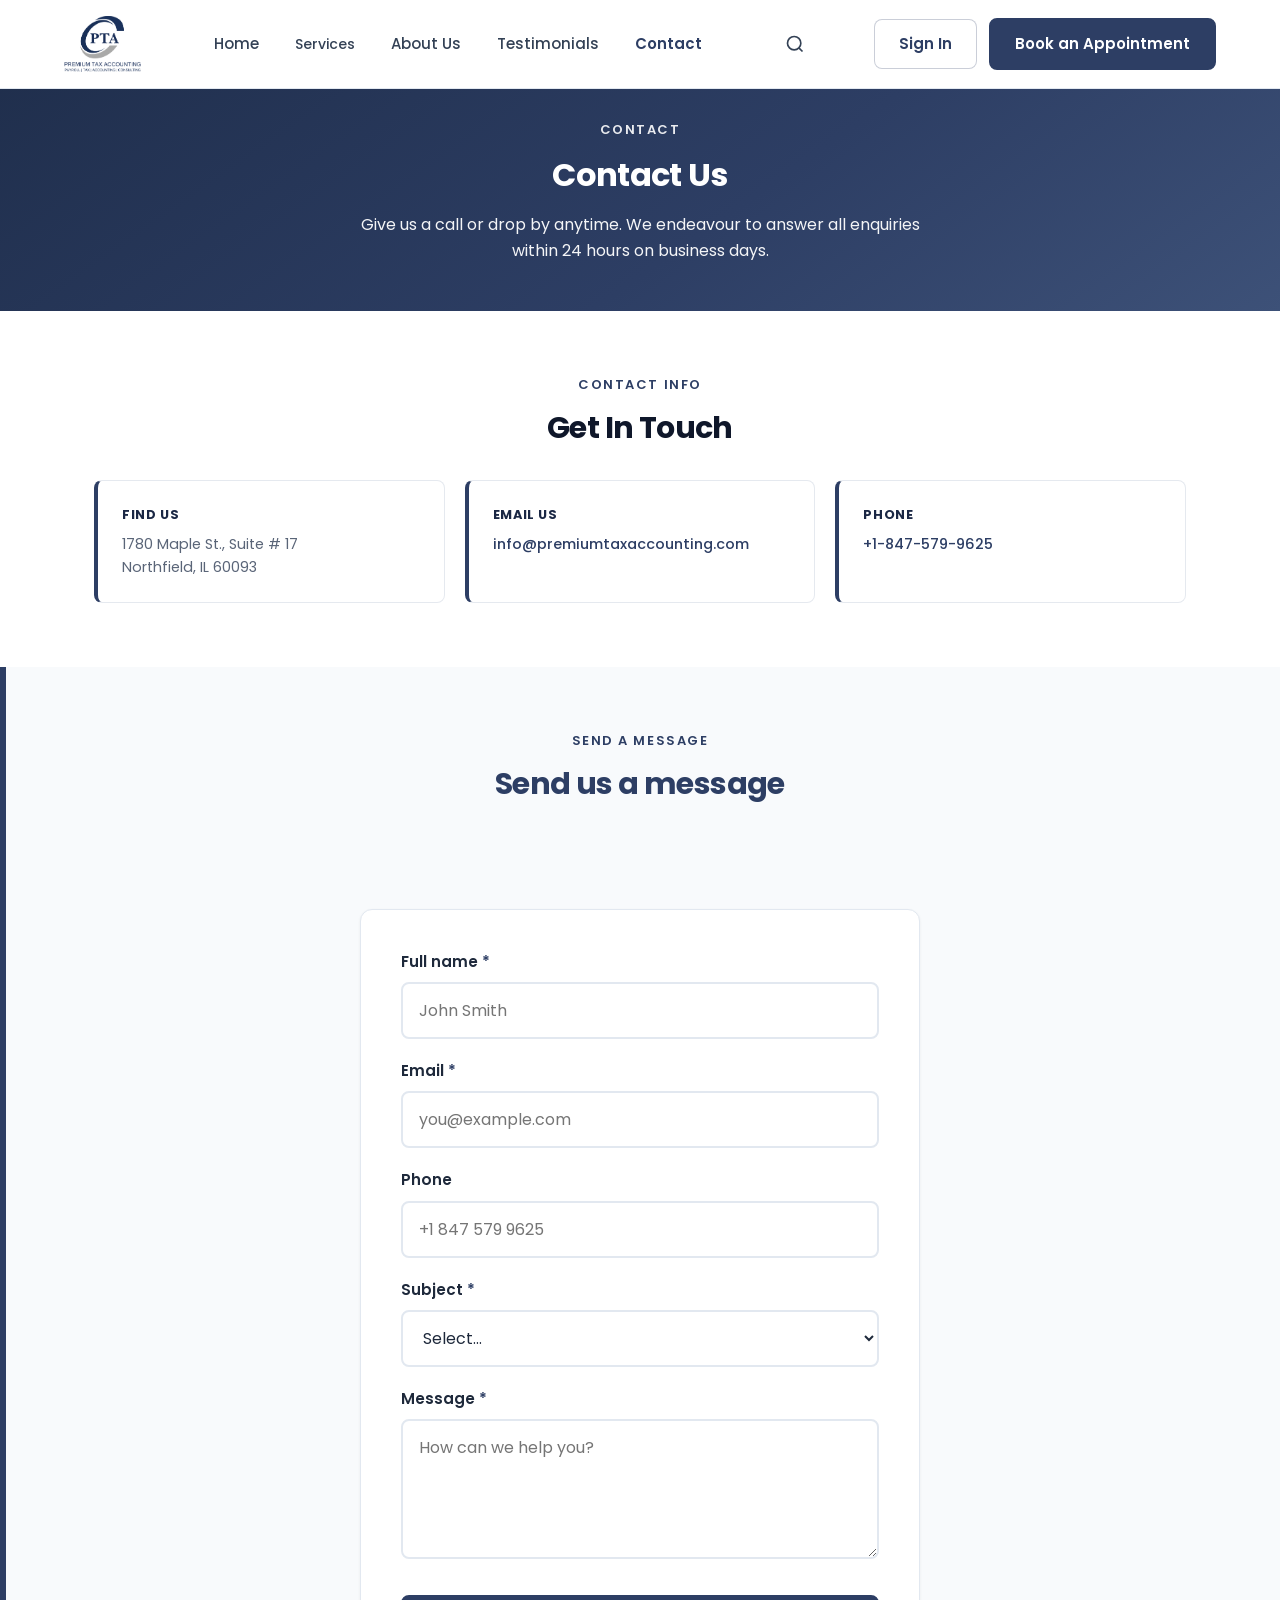
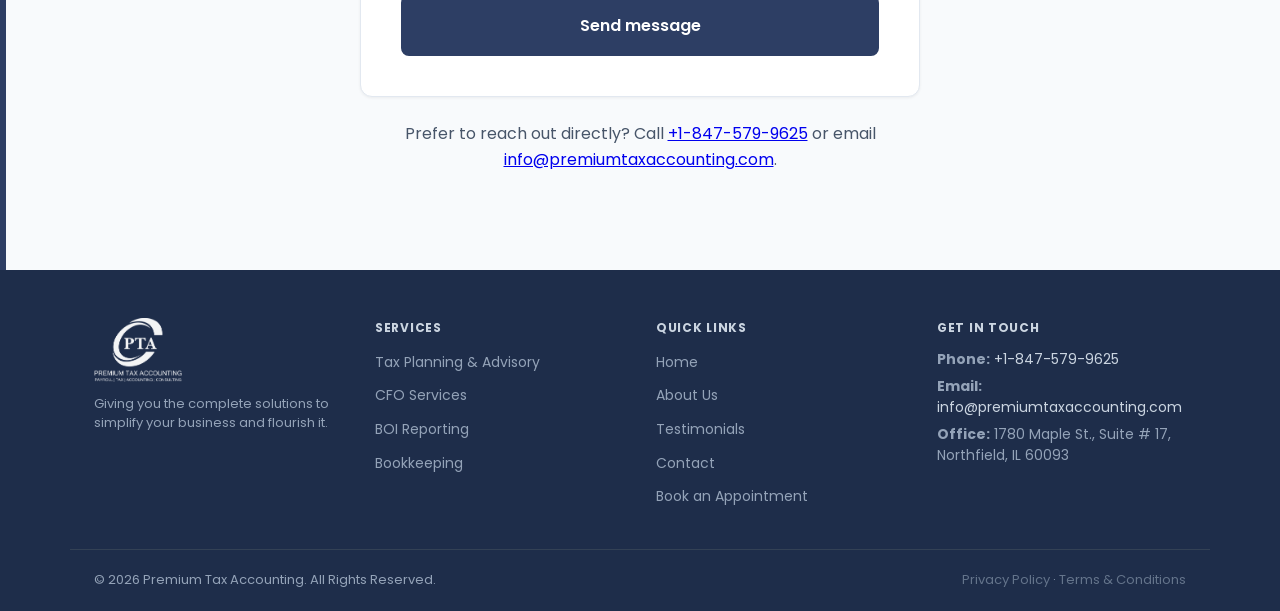
<file: contact.html>
<!DOCTYPE html>
<html lang="en">
<head>
  <meta charset="utf-8" />
  <meta name="viewport" content="width=device-width, initial-scale=1" />
  <meta name="theme-color" content="#2D3E64" />
  <meta name="description" content="Contact Premium Tax Accounting. Northfield, IL. Phone, email, address. Book an appointment." />
  <title>Contact | Premium Tax Accounting</title>
  <link rel="preconnect" href="https://fonts.googleapis.com" />
  <link rel="preconnect" href="https://fonts.gstatic.com" crossorigin />
  <link href="https://fonts.googleapis.com/css2?family=Poppins:wght@300;400;500;600;700;800&display=swap" rel="stylesheet" />
  <link rel="stylesheet" href="assets/css/styles.css" />
</head>
<body>
  <header class="site-header" id="siteHeader">
    <div class="header-inner">
      <a href="index.html" class="logo" aria-label="Premium Tax Accounting home">
        <img src="assets/img/pta-logo.png" alt="Premium Tax Accounting" class="logo-img" />
        <span class="logo-text logo-text-fallback">Premium Tax Accounting</span>
      </a>
      <nav class="nav" aria-label="Main navigation">
        <ul class="nav-list">
          <li><a href="index.html">Home</a></li>
          <li class="nav-dropdown">
            <button type="button" class="nav-dropdown-trigger" aria-expanded="false" aria-controls="servicesMenu">Services</button>
            <ul class="nav-dropdown-menu" id="servicesMenu">
              <li><a href="services.html#tax-planning">Tax Planning & Advisory</a></li>
              <li><a href="services.html#cfo">CFO Services</a></li>
              <li><a href="services.html#boi">BOI Reporting</a></li>
              <li><a href="services.html#bookkeeping">Bookkeeping</a></li>
            </ul>
          </li>
          <li><a href="about.html">About Us</a></li>
          <li><a href="index.html#testimonials">Testimonials</a></li>
          <li><a href="contact.html" class="active">Contact</a></li>
          <li class="nav-actions-mobile">
            <a href="sign-in.html" class="btn btn-signin">Sign In</a>
            <a href="contact.html#book" class="btn btn-primary">Book an Appointment</a>
          </li>
        </ul>
      </nav>
      <div class="header-search">
        <button type="button" class="search-toggle" id="searchToggle" aria-label="Open search" title="Search">
          <svg width="20" height="20" viewBox="0 0 24 24" fill="none" stroke="currentColor" stroke-width="2" aria-hidden="true"><circle cx="11" cy="11" r="8"/><path d="m21 21-4.35-4.35"/></svg>
        </button>
        <form class="search-form" id="searchForm" action="search.html" method="get" role="search">
          <input type="search" name="q" class="search-input" id="searchInput" placeholder="Search..." autocomplete="off" aria-label="Search site" />
          <button type="submit" class="search-submit" aria-label="Submit search">Search</button>
        </form>
      </div>
      <div class="header-actions">
        <a href="account.html" class="btn btn-primary btn-header" id="headerAccount" style="display: none;">My Account</a>
        <a href="sign-in.html" class="btn btn-signin" id="headerSignIn">Sign In</a>
        <a href="contact.html#book" class="btn btn-primary btn-header">Book an Appointment</a>
      </div>
      <button type="button" class="nav-toggle" id="navToggle" aria-label="Open menu"><span></span><span></span><span></span></button>
    </div>
  </header>

  <main>
    <section class="page-hero">
      <div class="container page-hero-inner">
        <p class="section-label" style="color: rgba(255,255,255,0.9); margin-bottom: 8px;">Contact</p>
        <h1 class="page-hero-title">Contact Us</h1>
        <p class="page-hero-lead">Give us a call or drop by anytime. We endeavour to answer all enquiries within 24 hours on business days.</p>
      </div>
    </section>

    <section class="section section-contact section-alt" id="contact-info">
      <div class="container">
        <p class="section-label animate-in">Contact Info</p>
        <h2 class="section-title animate-in">Get In Touch</h2>
        <div class="contact-grid">
          <div class="contact-card animate-in">
            <h3>Find us</h3>
            <p>1780 Maple St., Suite # 17<br />Northfield, IL 60093</p>
          </div>
          <div class="contact-card animate-in">
            <h3>Email us</h3>
            <p><a href="mailto:info@premiumtaxaccounting.com">info@premiumtaxaccounting.com</a></p>
          </div>
          <div class="contact-card animate-in">
            <h3>Phone</h3>
            <p><a href="tel:+18475799625">+1-847-579-9625</a></p>
          </div>
        </div>
      </div>
    </section>

    <section class="section section-help" id="book">
      <div class="container">
        <p class="section-label animate-in">Send a Message</p>
        <h2 class="section-title animate-in">Send us a message</h2>
        <p class="section-lead animate-in">Fill out the form below and we'll get back to you within 24 hours on business days.</p>
        <div class="contact-form-wrap animate-in">
          <div class="form-success" id="formSuccess">
            <h3>Thank you!</h3>
            <p>Your message has been sent. We'll be in touch soon.</p>
          </div>
          <form class="contact-form" id="contactForm" novalidate>
            <div class="form-group">
              <label for="contactName">Full name <span style="color: var(--accent);">*</span></label>
              <input type="text" id="contactName" name="name" required placeholder="John Smith" />
            </div>
            <div class="form-group">
              <label for="contactEmail">Email <span style="color: var(--accent);">*</span></label>
              <input type="email" id="contactEmail" name="email" required placeholder="you@example.com" />
            </div>
            <div class="form-group">
              <label for="contactPhone">Phone</label>
              <input type="tel" id="contactPhone" name="phone" placeholder="+1 847 579 9625" />
            </div>
            <div class="form-group">
              <label for="contactSubject">Subject <span style="color: var(--accent);">*</span></label>
              <select id="contactSubject" name="subject" required>
                <option value="">Select...</option>
                <option value="general">General enquiry</option>
                <option value="tax">Tax planning</option>
                <option value="boi">BOI reporting</option>
                <option value="bookkeeping">Bookkeeping</option>
                <option value="cfo">CFO services</option>
                <option value="appointment">Book an appointment</option>
              </select>
            </div>
            <div class="form-group">
              <label for="contactMessage">Message <span style="color: var(--accent);">*</span></label>
              <textarea id="contactMessage" name="message" required placeholder="How can we help you?"></textarea>
            </div>
            <button type="submit" class="btn btn-primary btn-submit" id="contactSubmit">Send message</button>
          </form>
        </div>
        <p class="section-lead" style="margin-top: 24px;">Prefer to reach out directly? Call <a href="tel:+18475799625">+1-847-579-9625</a> or email <a href="mailto:info@premiumtaxaccounting.com">info@premiumtaxaccounting.com</a>.</p>
      </div>
    </section>
  </main>

  <footer class="site-footer">
    <div class="container footer-inner">
      <div class="footer-brand">
        <img src="assets/img/pta-logo.png" alt="Premium Tax Accounting" class="footer-logo" />
        <p class="footer-tagline">Giving you the complete solutions to simplify your business and flourish it.</p>
      </div>
      <div class="footer-links">
        <h4>Services</h4>
        <ul>
          <li><a href="services.html">Tax Planning & Advisory</a></li>
          <li><a href="services.html">CFO Services</a></li>
          <li><a href="services.html">BOI Reporting</a></li>
          <li><a href="services.html">Bookkeeping</a></li>
        </ul>
      </div>
      <div class="footer-links">
        <h4>Quick Links</h4>
        <ul>
          <li><a href="index.html">Home</a></li>
          <li><a href="about.html">About Us</a></li>
          <li><a href="index.html#testimonials">Testimonials</a></li>
          <li><a href="contact.html">Contact</a></li>
          <li><a href="contact.html#book">Book an Appointment</a></li>
        </ul>
      </div>
      <div class="footer-contact">
        <h4>Get In Touch</h4>
        <p><strong>Phone:</strong> <a href="tel:+18475799625">+1-847-579-9625</a></p>
        <p><strong>Email:</strong> <a href="mailto:info@premiumtaxaccounting.com">info@premiumtaxaccounting.com</a></p>
        <p><strong>Office:</strong> 1780 Maple St., Suite # 17, Northfield, IL 60093</p>
      </div>
    </div>
    <div class="footer-bottom">
      <div class="container">
        <p class="footer-copyright">© <span id="footerYear"></span> Premium Tax Accounting. All Rights Reserved.</p>
        <p class="footer-legal"><a href="#">Privacy Policy</a> · <a href="#">Terms & Conditions</a></p>
      </div>
    </div>
  </footer>

  <script src="assets/js/main.js"></script>
  <script src="assets/js/contact-form.js"></script>
  <script>document.getElementById('footerYear') && (document.getElementById('footerYear').textContent = new Date().getFullYear());</script>
</body>
</html>
</file>
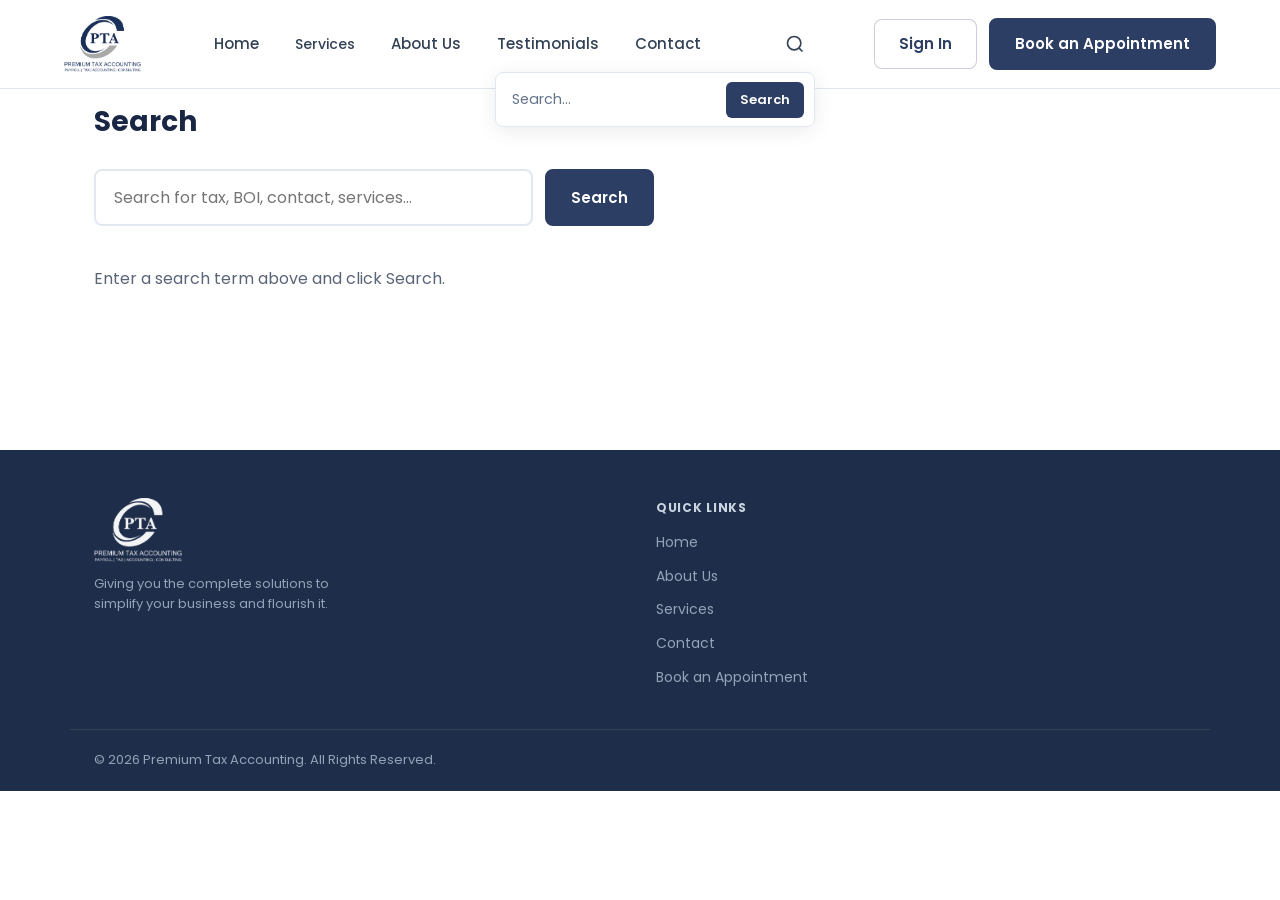
<file: search.html>
<!DOCTYPE html>
<html lang="en">
<head>
  <meta charset="utf-8" />
  <meta name="viewport" content="width=device-width, initial-scale=1" />
  <meta name="theme-color" content="#2D3E64" />
  <meta name="description" content="Search Premium Tax Accounting. Find pages about tax planning, CFO services, BOI reporting, bookkeeping, contact, and more." />
  <title>Search | Premium Tax Accounting</title>
  <link rel="preconnect" href="https://fonts.googleapis.com" />
  <link rel="preconnect" href="https://fonts.gstatic.com" crossorigin />
  <link href="https://fonts.googleapis.com/css2?family=Poppins:wght@300;400;500;600;700;800&display=swap" rel="stylesheet" />
  <link rel="stylesheet" href="assets/css/styles.css" />
</head>
<body>
  <header class="site-header" id="siteHeader">
    <div class="header-inner">
      <a href="index.html" class="logo" aria-label="Premium Tax Accounting home">
        <img src="assets/img/pta-logo.png" alt="Premium Tax Accounting" class="logo-img" />
        <span class="logo-text logo-text-fallback">Premium Tax Accounting</span>
      </a>
      <nav class="nav" aria-label="Main navigation">
        <ul class="nav-list">
          <li><a href="index.html">Home</a></li>
          <li class="nav-dropdown">
            <button type="button" class="nav-dropdown-trigger" aria-expanded="false" aria-controls="servicesMenu">Services</button>
            <ul class="nav-dropdown-menu" id="servicesMenu">
              <li><a href="services.html#tax-planning">Tax Planning & Advisory</a></li>
              <li><a href="services.html#cfo">CFO Services</a></li>
              <li><a href="services.html#boi">BOI Reporting</a></li>
              <li><a href="services.html#bookkeeping">Bookkeeping</a></li>
            </ul>
          </li>
          <li><a href="about.html">About Us</a></li>
          <li><a href="index.html#testimonials">Testimonials</a></li>
          <li><a href="contact.html">Contact</a></li>
          <li class="nav-actions-mobile">
            <a href="sign-in.html" class="btn btn-signin">Sign In</a>
            <a href="contact.html#book" class="btn btn-primary">Book an Appointment</a>
          </li>
        </ul>
      </nav>
      <div class="header-search">
        <button type="button" class="search-toggle" id="searchToggle" aria-label="Open search" title="Search">
          <svg width="20" height="20" viewBox="0 0 24 24" fill="none" stroke="currentColor" stroke-width="2" aria-hidden="true"><circle cx="11" cy="11" r="8"/><path d="m21 21-4.35-4.35"/></svg>
        </button>
        <form class="search-form is-open" id="searchForm" action="search.html" method="get" role="search">
          <input type="search" name="q" class="search-input" id="searchInput" placeholder="Search..." autocomplete="off" aria-label="Search site" value="" />
          <button type="submit" class="search-submit" aria-label="Submit search">Search</button>
        </form>
      </div>
      <div class="header-actions">
        <a href="account.html" class="btn btn-primary btn-header" id="headerAccount" style="display: none;">My Account</a>
        <a href="sign-in.html" class="btn btn-signin" id="headerSignIn">Sign In</a>
        <a href="contact.html#book" class="btn btn-primary btn-header">Book an Appointment</a>
      </div>
      <button type="button" class="nav-toggle" id="navToggle" aria-label="Open menu"><span></span><span></span><span></span></button>
    </div>
  </header>

  <main class="search-page">
    <div class="container">
      <h1 class="search-page-title">Search</h1>
      <form class="search-page-form" action="search.html" method="get" role="search">
        <label for="searchPageInput" class="visually-hidden">Search the site</label>
        <input type="search" id="searchPageInput" name="q" class="search-page-input" placeholder="Search for tax, BOI, contact, services..." />
        <button type="submit" class="btn btn-primary search-page-submit">Search</button>
      </form>
      <div id="searchResults" class="search-results" aria-live="polite">
        <p id="searchResultsStatus" class="search-results-status">Enter a search term above and click Search.</p>
        <ul id="searchResultsList" class="search-results-list" hidden></ul>
      </div>
    </div>
  </main>

  <footer class="site-footer">
    <div class="container footer-inner">
      <div class="footer-brand">
        <img src="assets/img/pta-logo.png" alt="Premium Tax Accounting" class="footer-logo" />
        <p class="footer-tagline">Giving you the complete solutions to simplify your business and flourish it.</p>
      </div>
      <div class="footer-links">
        <h4>Quick Links</h4>
        <ul>
          <li><a href="index.html">Home</a></li>
          <li><a href="about.html">About Us</a></li>
          <li><a href="services.html">Services</a></li>
          <li><a href="contact.html">Contact</a></li>
          <li><a href="contact.html#book">Book an Appointment</a></li>
        </ul>
      </div>
    </div>
    <div class="footer-bottom">
      <div class="container">
        <p class="footer-copyright">© <span id="footerYear"></span> Premium Tax Accounting. All Rights Reserved.</p>
      </div>
    </div>
  </footer>

  <script src="assets/js/search-index.js"></script>
  <script src="assets/js/main.js"></script>
  <script src="assets/js/search.js"></script>
  <script>document.getElementById('footerYear') && (document.getElementById('footerYear').textContent = new Date().getFullYear());</script>
</body>
</html>
</file>
<file: assets/css/styles.css>
/* Premium Tax Accounting - Professional design system */

:root {
  /* Logo / brand colors (theme-color #2D3E64) */
  --primary: #2D3E64;
  --primary-dark: #1e2d4a;
  --primary-light: #3d5178;
  --accent: #2D3E64;
  --accent-hover: #243556;
  --accent-soft: rgba(45, 62, 100, 0.12);
  --silver: #94a3b8;
  --white: #ffffff;
  --black: #0f172a;
  --gray-50: #f8fafc;
  --gray-100: #f1f5f9;
  --gray-200: #e2e8f0;
  --gray-300: #cbd5e1;
  --gray-400: #94a3b8;
  --gray-500: #64748b;
  --gray-600: #475569;
  --gray-700: #334155;
  --gray-800: #1e293b;
  --gray-900: #0f172a;
  --font-sans: 'Poppins', system-ui, -apple-system, sans-serif;
  --font-display: 'Poppins', system-ui, sans-serif;
  --radius: 8px;
  --radius-lg: 12px;
  --shadow: 0 1px 3px rgba(0, 0, 0, 0.06);
  --shadow-lg: 0 4px 20px rgba(0, 0, 0, 0.08);
  --transition: 0.2s ease;
  --star-color: #d4a017;
}

/* Dark theme */
html[data-theme="dark"] {
  color-scheme: dark;
}
html[data-theme="dark"] body {
  background: #0f1419;
  color: #e2e8f0;
}
html[data-theme="dark"] .site-header {
  background: rgba(15, 20, 25, 0.9);
  border-bottom-color: rgba(255, 255, 255, 0.08);
}
html[data-theme="dark"] .section-help,
html[data-theme="dark"] .section-silver,
html[data-theme="dark"] .section-process,
html[data-theme="dark"] .section-testimonials,
html[data-theme="dark"] .section-team,
html[data-theme="dark"] .section-who { background: #1a1f26; }
html[data-theme="dark"] .section-alt,
html[data-theme="dark"] .section-services,
html[data-theme="dark"] .section-industries,
html[data-theme="dark"] .section-mission-vision { background: #141a21; }
html[data-theme="dark"] .section-title,
html[data-theme="dark"] .section-help .section-title,
html[data-theme="dark"] .section-silver .section-title,
html[data-theme="dark"] .section-process .section-title,
html[data-theme="dark"] .section-industries .section-title,
html[data-theme="dark"] .section-testimonials .section-title { color: #cbd5e1; }
html[data-theme="dark"] .section-lead { color: #94a3b8; }
html[data-theme="dark"] .service-card,
html[data-theme="dark"] .process-step,
html[data-theme="dark"] .industry-block,
html[data-theme="dark"] .value-card,
html[data-theme="dark"] .mission-vision-card,
html[data-theme="dark"] .team-card,
html[data-theme="dark"] .auth-card,
html[data-theme="dark"] .contact-form-wrap,
html[data-theme="dark"] .testimonials-viewport {
  background: #1e262e;
  border-color: rgba(255, 255, 255, 0.08);
}
html[data-theme="dark"] .service-title,
html[data-theme="dark"] .process-title,
html[data-theme="dark"] .industry-block-title,
html[data-theme="dark"] .value-card-title,
html[data-theme="dark"] .mission-vision-title,
html[data-theme="dark"] .team-card-name,
html[data-theme="dark"] .auth-card h1 { color: #e2e8f0; }
html[data-theme="dark"] .service-desc,
html[data-theme="dark"] .process-desc,
html[data-theme="dark"] .industry-block-desc,
html[data-theme="dark"] .value-card-desc,
html[data-theme="dark"] .mission-vision-text,
html[data-theme="dark"] .team-card-bio,
html[data-theme="dark"] .auth-subtitle,
html[data-theme="dark"] .split-block-content p,
html[data-theme="dark"] .who-content p { color: #94a3b8; }
html[data-theme="dark"] .nav-list a,
html[data-theme="dark"] .nav-dropdown-trigger { color: #cbd5e1; }
html[data-theme="dark"] .nav-list a:hover,
html[data-theme="dark"] .logo:hover .logo-text-fallback { color: #7dd3fc; }
html[data-theme="dark"] .logo-text-fallback,
html[data-theme="dark"] .logo-text { color: #e2e8f0; }
html[data-theme="dark"] .site-footer { background: #0a0d10; }
html[data-theme="dark"] .auth-page { background: #0f1419; }
html[data-theme="dark"] .search-form,
html[data-theme="dark"] .search-form.is-open { background: #1e262e; border-color: rgba(255,255,255,0.1); }
html[data-theme="dark"] .search-input { color: #e2e8f0; }
html[data-theme="dark"] .btn-outline {
  background: rgba(255, 255, 255, 0.08);
  border-color: rgba(255, 255, 255, 0.15);
  color: #e2e8f0;
  box-shadow: inset 0 1px 0 rgba(255, 255, 255, 0.06);
}
html[data-theme="dark"] .btn-secondary {
  background: rgba(255, 255, 255, 0.06);
  border-color: rgba(255, 255, 255, 0.12);
  color: #e2e8f0;
}

* {
  box-sizing: border-box;
}

html {
  scroll-behavior: smooth;
}

body {
  margin: 0;
  font-family: var(--font-sans);
  font-size: 16px;
  line-height: 1.6;
  color: var(--gray-800);
  background: var(--white);
  overflow-x: hidden;
  transition: background var(--transition), color var(--transition);
}

.container {
  width: 100%;
  max-width: 1140px;
  margin: 0 auto;
  padding: 0 24px;
}

@media (max-width: 640px) {
  .container { padding: 0 16px; }
}

/* Animations - reveal on scroll */
.animate-in {
  opacity: 0;
  transform: translateY(28px);
  transition: opacity 0.8s cubic-bezier(0.22, 1, 0.36, 1), transform 0.8s cubic-bezier(0.22, 1, 0.36, 1);
}

.animate-in.visible {
  opacity: 1;
  transform: translateY(0);
}

/* Stagger scroll-reveal for grids */
.animate-in.visible.service-card { transition-delay: calc(0.05s * var(--i, 0)); }
.animate-in.visible.process-step { transition-delay: calc(0.08s * var(--i, 0)); }
.animate-in.visible.industry-block { transition-delay: calc(0.06s * var(--i, 0)); }

@keyframes fadeInUp {
  from { opacity: 0; transform: translateY(24px); }
  to { opacity: 1; transform: translateY(0); }
}

@keyframes floatSoft {
  0%, 100% { transform: translateY(0); }
  50% { transform: translateY(-8px); }
}

@keyframes shimmer {
  0% { background-position: -200% 0; }
  100% { background-position: 200% 0; }
}

.card-hover-lift {
  transition: transform 0.4s var(--transition), box-shadow 0.4s var(--transition);
}
.card-hover-lift:hover {
  transform: translateY(-8px);
  box-shadow: 0 20px 40px rgba(45, 62, 100, 0.15);
}

@keyframes fadeInScale {
  from { opacity: 0; transform: translateY(16px) scale(0.98); }
  to { opacity: 1; transform: translateY(0) scale(1); }
}
.service-card.animate-in.visible,
.industry-block.animate-in.visible,
.process-step.animate-in.visible {
  animation: fadeInScale 0.6s cubic-bezier(0.22, 1, 0.36, 1) forwards;
}

@keyframes lineReveal {
  from { opacity: 0; transform: translateY(20px); }
  to { opacity: 1; transform: translateY(0); }
}

/* Header – clean, minimal */
.site-header {
  position: fixed;
  top: 0;
  left: 0;
  right: 0;
  z-index: 1000;
  padding: 12px 0;
  background: var(--white);
  border-bottom: 1px solid var(--gray-200);
  transition: background 0.3s ease, border-color 0.3s ease, box-shadow var(--transition);
}

.site-header.scrolled {
  box-shadow: var(--shadow);
}

/* Header over hero (home): transparent, white nav, dropdown carets */
.header-hero {
  background: transparent;
  border-bottom-color: transparent;
}
.header-hero.scrolled {
  background: var(--primary-dark);
  border-bottom-color: rgba(255, 255, 255, 0.08);
}
.header-hero .nav-list a {
  color: rgba(255, 255, 255, 0.95);
}
.header-hero .nav-list a:hover {
  color: #fff;
  background: rgba(255, 255, 255, 0.1);
}
.header-hero .nav-dropdown-trigger {
  color: rgba(255, 255, 255, 0.95);
}
.header-hero .nav-dropdown-trigger:hover,
.header-hero .nav-dropdown.open .nav-dropdown-trigger {
  color: #fff;
  background: rgba(255, 255, 255, 0.1);
}
.nav-caret {
  display: inline-flex;
  margin-left: 4px;
  opacity: 0.9;
}
.nav-caret svg {
  display: block;
}
.header-hero .nav-dropdown-menu {
  background: var(--white);
  border: 1px solid var(--gray-200);
}
.header-hero .nav-dropdown-menu a,
.header-hero .nav-list .nav-dropdown-menu a {
  color: var(--gray-800) !important;
}
.header-hero .nav-dropdown-menu a:hover {
  color: var(--primary) !important;
  background: var(--accent-soft);
}
.header-hero .search-toggle {
  color: rgba(255, 255, 255, 0.9);
}
.header-hero .search-toggle:hover {
  color: #fff;
  background: rgba(255, 255, 255, 0.1);
}
.header-hero .btn-signin {
  color: #fff !important;
  border: 1px solid rgba(255, 255, 255, 0.4) !important;
  background: rgba(255, 255, 255, 0.12) !important;
  backdrop-filter: blur(16px) saturate(160%);
  -webkit-backdrop-filter: blur(16px) saturate(160%);
  box-shadow: inset 0 1px 0 rgba(255, 255, 255, 0.15);
}
.header-hero .btn-signin:hover {
  background: rgba(255, 255, 255, 0.22) !important;
  color: #fff !important;
  border-color: rgba(255, 255, 255, 0.6) !important;
  box-shadow: inset 0 1px 0 rgba(255, 255, 255, 0.2);
}
.header-hero .btn-hero-cta {
  background: var(--primary) !important;
  color: #fff !important;
  border-color: var(--primary) !important;
  box-shadow: 0 2px 8px rgba(45, 62, 100, 0.4);
}
.header-hero .btn-hero-cta:hover {
  background: var(--primary-light) !important;
  border-color: var(--primary-light) !important;
  color: #fff !important;
}
.header-hero .logo-img {
  filter: brightness(0) invert(1);
}
.header-hero .logo-text-fallback,
.header-hero .logo:hover .logo-text-fallback {
  color: #fff;
}
.header-hero .nav-toggle span {
  background: #fff;
}

.header-inner {
  max-width: 1200px;
  margin: 0 auto;
  padding: 0 24px;
  display: flex;
  align-items: center;
  justify-content: space-between;
  gap: 24px;
}

.logo {
  display: flex;
  align-items: center;
  text-decoration: none;
  background: transparent !important;
  padding: 4px 0;
}

.logo-img {
  height: 56px;
  width: auto;
  max-width: 280px;
  object-fit: contain;
  display: block;
  background: transparent !important;
}
.header-hero .logo-img {
  height: 62px;
  max-width: 300px;
}

.logo-text-fallback {
  display: none;
}

.logo:not(:has(.logo-img)) .logo-text-fallback,
.logo .logo-img[src=""][src]:not([src]) + .logo-text-fallback { display: inline; }

.logo-text,
.logo-text-fallback {
  font-family: var(--font-sans);
  font-weight: 700;
  font-size: 1rem;
  color: var(--primary);
  letter-spacing: -0.02em;
}

.logo:hover .logo-text,
.logo:hover .logo-text-fallback { color: var(--accent); }

.nav-list {
  list-style: none;
  margin: 0;
  padding: 0;
  display: flex;
  align-items: center;
  gap: 8px;
}

.nav-list a {
  color: var(--gray-700);
  text-decoration: none;
  font-weight: 500;
  font-size: 0.9375rem;
  padding: 8px 14px;
  border-radius: var(--radius);
  transition: color var(--transition), background var(--transition);
}

.nav-list a:hover {
  color: var(--accent);
  background: var(--accent-soft);
}

.nav-dropdown {
  position: relative;
}

.nav-dropdown-trigger {
  font-family: var(--font-sans);
  font-size: 0.875rem;
  font-weight: 500;
  color: var(--gray-700);
  background: none;
  border: none;
  padding: 8px 14px;
  cursor: pointer;
  border-radius: var(--radius);
  display: flex;
  align-items: center;
  gap: 4px;
  transition: color var(--transition), background var(--transition);
}

.nav-dropdown-trigger:hover,
.nav-dropdown-trigger.active,
.nav-dropdown.open .nav-dropdown-trigger {
  color: var(--accent);
  background: var(--accent-soft);
}

.nav-dropdown-menu {
  position: absolute;
  top: 100%;
  left: 0;
  min-width: 220px;
  padding: 8px;
  margin-top: 4px;
  background: var(--white);
  border-radius: var(--radius);
  box-shadow: var(--shadow-lg);
  list-style: none;
  opacity: 0;
  visibility: hidden;
  transform: translateY(-8px);
  transition: opacity var(--transition), transform var(--transition), visibility var(--transition);
  z-index: 1002;
}

.nav-dropdown.open .nav-dropdown-menu {
  opacity: 1;
  visibility: visible;
  transform: translateY(0);
}

.nav-dropdown-menu a {
  display: block;
  padding: 10px 14px;
  border-radius: 8px;
  color: var(--gray-800);
  text-decoration: none;
}

.nav-dropdown-menu a:hover {
  color: var(--primary);
  background: var(--accent-soft);
}

/* Header search – form opens below the navbar (positioned relative to .site-header) */
.header-search {
  position: relative;
  display: flex;
  align-items: center;
}

.search-toggle {
  display: flex;
  align-items: center;
  justify-content: center;
  width: 40px;
  height: 40px;
  padding: 0;
  border: none;
  background: transparent;
  color: var(--gray-700);
  border-radius: var(--radius);
  cursor: pointer;
  transition: color 0.2s ease, background 0.2s ease;
}

.search-toggle:hover {
  color: var(--accent);
  background: var(--accent-soft);
}

.theme-toggle {
  display: flex;
  align-items: center;
  justify-content: center;
  width: 40px;
  height: 40px;
  padding: 0;
  border: none;
  background: transparent;
  color: var(--gray-700);
  border-radius: var(--radius);
  cursor: pointer;
  transition: color 0.2s ease, background 0.2s ease;
}
.theme-toggle:hover {
  color: var(--primary);
  background: var(--accent-soft);
}
.theme-toggle-icon {
  display: block;
  line-height: 0;
}
.theme-toggle-icon[hidden] {
  display: none !important;
}
html[data-theme="dark"] .theme-icon-moon { display: none !important; }
html[data-theme="dark"] .theme-icon-sun { display: block !important; }
html[data-theme="dark"] .theme-icon-sun[hidden] { display: block !important; }
html[data-theme="dark"] .theme-toggle { color: #94a3b8; }
html[data-theme="dark"] .theme-toggle:hover { color: #e2e8f0; background: rgba(255,255,255,0.08); }

/* Form is positioned below the search toggle */
.search-form {
  position: absolute;
  top: 100%;
  right: 0;
  margin-top: 8px;
  display: flex;
  align-items: center;
  gap: 0;
  background: var(--white);
  border: 1px solid var(--gray-200);
  border-radius: var(--radius);
  box-shadow: var(--shadow-lg);
  padding: 8px 10px 8px 16px;
  width: 0;
  min-width: 0;
  opacity: 0;
  overflow: hidden;
  pointer-events: none;
  transition: width 0.25s ease, opacity 0.25s ease, min-width 0.25s ease;
  z-index: 1001;
}

.search-form.is-open {
  width: 320px;
  min-width: 280px;
  max-width: calc(100vw - 48px);
  opacity: 1;
  pointer-events: auto;
  overflow: visible;
}

.search-input {
  flex: 1;
  min-width: 0;
  border: none;
  padding: 8px 0;
  font-family: var(--font-sans);
  font-size: 0.9rem;
  color: #1a2744;
  background: transparent;
}

.search-input::placeholder {
  color: var(--gray-500);
}

.search-input:focus {
  outline: none;
}

.search-submit {
  flex-shrink: 0;
  margin-left: 8px;
  padding: 8px 14px;
  font-family: var(--font-sans);
  font-size: 0.8125rem;
  font-weight: 600;
  color: var(--white);
  background: var(--primary);
  border: none;
  border-radius: 6px;
  cursor: pointer;
  transition: background 0.2s ease;
}

.search-submit:hover {
  background: var(--primary-dark);
}

.header-actions {
  display: flex;
  align-items: center;
  gap: 12px;
  flex-wrap: wrap;
}

.btn-header {
  white-space: nowrap;
}

.btn-signin {
  color: var(--primary) !important;
  font-weight: 600;
  background: rgba(255, 255, 255, 0.5) !important;
  backdrop-filter: blur(16px) saturate(160%);
  -webkit-backdrop-filter: blur(16px) saturate(160%);
  border: 1px solid rgba(45, 62, 100, 0.25) !important;
  box-shadow: inset 0 1px 0 rgba(255, 255, 255, 0.4);
}

.btn-signin:hover {
  background: var(--primary) !important;
  color: var(--white) !important;
  border-color: var(--primary) !important;
  box-shadow: inset 0 1px 0 rgba(255, 255, 255, 0.15);
}

.nav-toggle {
  display: none;
  flex-direction: column;
  gap: 6px;
  padding: 8px;
  background: none;
  border: none;
  cursor: pointer;
}

.nav-toggle span {
  width: 24px;
  height: 2px;
  background: var(--gray-800);
  border-radius: 1px;
  transition: var(--transition);
}

/* Hide duplicate Sign In / Book in nav on desktop; show only in .header-actions */
.nav-actions-mobile {
  display: none;
}

@media (max-width: 900px) {
  .nav,
  .header-actions {
    display: none;
  }
  .nav-toggle { display: flex; }
  .nav-mobile-open .nav {
    display: block;
    position: absolute;
    top: 100%;
    left: 0;
    right: 0;
    background: var(--white);
    padding: 16px;
    border-bottom: 1px solid var(--gray-200);
    box-shadow: var(--shadow-lg);
  }
  .nav-mobile-open .nav-list {
    flex-direction: column;
    align-items: stretch;
  }
  .nav-actions-mobile {
    display: none;
    flex-wrap: wrap;
    gap: 12px;
    margin-top: 16px;
    padding-top: 16px;
    border-top: 1px solid var(--gray-200);
  }
  .nav-mobile-open .nav-actions-mobile {
    display: flex;
  }
  .nav-mobile-open .nav-actions-mobile .btn {
    flex: 1;
    min-width: 140px;
    justify-content: center;
  }
  .nav-mobile-open .nav-dropdown-menu {
    position: static;
    box-shadow: none;
    margin-top: 8px;
    margin-left: 16px;
  }
}

/* Buttons */
.btn {
  display: inline-flex;
  align-items: center;
  justify-content: center;
  font-family: var(--font-sans);
  font-weight: 600;
  font-size: 0.9375rem;
  padding: 12px 24px;
  border-radius: 8px;
  text-decoration: none;
  transition: background var(--transition), border-color var(--transition), color var(--transition), box-shadow var(--transition);
  cursor: pointer;
  border: 2px solid transparent;
  box-sizing: border-box;
}

.btn:focus-visible {
  outline: none;
  box-shadow: 0 0 0 3px var(--accent-soft);
}

.btn-primary {
  background: var(--primary);
  color: var(--white);
  border-color: var(--primary);
}

.btn-primary:hover {
  background: var(--primary-dark);
  border-color: var(--primary-dark);
  box-shadow: 0 4px 12px rgba(45, 62, 100, 0.25);
}

/* Apple-style glass: blur + saturate + thin light border + subtle inner highlight */
.btn-outline {
  background: rgba(255, 255, 255, 0.25);
  backdrop-filter: blur(20px) saturate(180%);
  -webkit-backdrop-filter: blur(20px) saturate(180%);
  color: var(--gray-800);
  border: 1px solid rgba(255, 255, 255, 0.35);
  box-shadow: inset 0 1px 0 rgba(255, 255, 255, 0.2);
}

.btn-outline:hover {
  border-color: var(--primary);
  color: var(--primary);
  background: rgba(255, 255, 255, 0.4);
  backdrop-filter: blur(20px) saturate(180%);
  -webkit-backdrop-filter: blur(20px) saturate(180%);
  box-shadow: inset 0 1px 0 rgba(255, 255, 255, 0.25);
}

.btn-secondary {
  background: rgba(255, 255, 255, 0.22);
  backdrop-filter: blur(20px) saturate(180%);
  -webkit-backdrop-filter: blur(20px) saturate(180%);
  color: var(--gray-800);
  border: 1px solid rgba(255, 255, 255, 0.3);
  box-shadow: inset 0 1px 0 rgba(255, 255, 255, 0.18);
}

.btn-secondary:hover {
  background: rgba(255, 255, 255, 0.35);
  border-color: rgba(255, 255, 255, 0.45);
  color: var(--gray-900);
  box-shadow: inset 0 1px 0 rgba(255, 255, 255, 0.22);
}

.btn-accent {
  background: rgba(255, 255, 255, 0.22);
  backdrop-filter: blur(20px) saturate(180%);
  -webkit-backdrop-filter: blur(20px) saturate(180%);
  color: var(--primary);
  border: 1px solid rgba(255, 255, 255, 0.35);
  box-shadow: inset 0 1px 0 rgba(255, 255, 255, 0.2);
}

.btn-accent:hover {
  background: rgba(255, 255, 255, 0.35);
  border-color: rgba(255, 255, 255, 0.5);
  color: var(--primary-dark);
  box-shadow: inset 0 1px 0 rgba(255, 255, 255, 0.25);
}

.btn-ghost-light {
  background: rgba(255, 255, 255, 0.12);
  backdrop-filter: blur(16px) saturate(160%);
  -webkit-backdrop-filter: blur(16px) saturate(160%);
  color: var(--white);
  border: 1px solid rgba(255, 255, 255, 0.35);
  box-shadow: inset 0 1px 0 rgba(255, 255, 255, 0.15);
}

.btn-ghost-light:hover {
  background: rgba(255, 255, 255, 0.22);
  border-color: rgba(255, 255, 255, 0.6);
  box-shadow: inset 0 1px 0 rgba(255, 255, 255, 0.2);
}

.btn-lg {
  padding: 14px 28px;
  font-size: 1rem;
  border-radius: 8px;
}

/* Hero – full-width cover image, content always visible */
.hero {
  position: relative;
  min-height: 72vh;
  display: flex;
  align-items: center;
  justify-content: center;
  padding: 0;
  overflow: hidden;
}

.hero-bg {
  position: absolute;
  inset: 0;
  z-index: 0;
}

.hero-video-wrap {
  position: absolute;
  inset: 0;
  z-index: 1;
}

.hero-video {
  width: 100%;
  height: 100%;
  object-fit: cover;
  display: block;
}

.hero-bg-fallback {
  position: absolute;
  inset: 0;
  z-index: 0;
  background: var(--primary) url("https://images.unsplash.com/photo-1554224155-6726b3ff858f?w=1920&q=85") center/cover no-repeat;
}

.hero-overlay {
  position: absolute;
  inset: 0;
  z-index: 1;
  background: linear-gradient(to bottom, rgba(0, 0, 0, 0.25) 0%, rgba(0, 0, 0, 0.5) 100%);
  pointer-events: none;
}

.hero-inner {
  position: relative;
  z-index: 2;
  width: 100%;
  color: var(--white);
  /* Top padding clears fixed header so heading isn’t hidden */
  padding: 100px 24px 72px;
  text-align: left;
}

.hero-content {
  max-width: 640px;
  margin: 0;
}

.hero-tagline {
  font-size: 0.8125rem;
  font-weight: 600;
  letter-spacing: 0.14em;
  text-transform: uppercase;
  color: rgba(255, 255, 255, 0.95);
  margin: 0 0 14px;
  text-shadow: 0 1px 2px rgba(0, 0, 0, 0.3);
}

.hero-title {
  font-family: var(--font-sans);
  font-weight: 700;
  font-size: clamp(1.875rem, 4.2vw, 2.625rem);
  line-height: 1.22;
  letter-spacing: -0.02em;
  margin: 0 0 18px;
  color: #fff;
  text-shadow: 0 2px 8px rgba(0, 0, 0, 0.35);
}

.hero-lead {
  font-size: 1.0625rem;
  color: rgba(255, 255, 255, 0.95);
  line-height: 1.65;
  margin: 0 0 28px;
  max-width: 520px;
  text-shadow: 0 1px 4px rgba(0, 0, 0, 0.25);
}

.hero-cta {
  display: flex;
  flex-wrap: wrap;
  gap: 14px;
  justify-content: flex-start;
}

.hero-cta .btn {
  padding: 14px 28px;
  font-size: 0.9375rem;
}

.hero-cta .btn-outline {
  color: var(--white);
  background: rgba(255, 255, 255, 0.12);
  backdrop-filter: blur(20px) saturate(180%);
  -webkit-backdrop-filter: blur(20px) saturate(180%);
  border: 1px solid rgba(255, 255, 255, 0.25);
  box-shadow: inset 0 1px 0 rgba(255, 255, 255, 0.15);
}

.hero-cta .btn-outline:hover {
  background: rgba(255, 255, 255, 0.22);
  border-color: rgba(255, 255, 255, 0.5);
  color: var(--white);
  box-shadow: inset 0 1px 0 rgba(255, 255, 255, 0.2);
}

/* Dark hero (reference): logo dark blue bg, pattern, image+cards left, content right */
.hero-dark {
  min-height: 100vh;
  min-height: 100dvh;
  display: flex;
  align-items: center;
  padding: 0;
  background: var(--primary-dark);
  color: #fff;
  position: relative;
  overflow: hidden;
}

@keyframes heroFadeInUp {
  from {
    opacity: 0;
    transform: translateY(28px);
  }
  to {
    opacity: 1;
    transform: translateY(0);
  }
}
@keyframes heroFadeIn {
  from { opacity: 0; }
  to { opacity: 1; }
}
@keyframes heroFloatCard {
  from {
    opacity: 0;
    transform: translateY(20px) scale(0.96);
  }
  to {
    opacity: 1;
    transform: translateY(0) scale(1);
  }
}
@keyframes heroFloatCard1 {
  from {
    opacity: 0;
    transform: translate(24px, 12px) scale(0.94);
  }
  to {
    opacity: 1;
    transform: translate(0, 0) scale(1);
  }
}
@keyframes heroFloatCard2 {
  from {
    opacity: 0;
    transform: translate(-24px, 12px) scale(0.94);
  }
  to {
    opacity: 1;
    transform: translate(0, 0) scale(1);
  }
}
@keyframes heroCardFloat {
  0%, 100% { transform: translateY(0); }
  50% { transform: translateY(-8px); }
}
@keyframes heroChartDraw {
  from { stroke-dashoffset: 120; }
  to { stroke-dashoffset: 0; }
}
@keyframes heroImgReveal {
  from {
    opacity: 0;
    transform: translateX(-24px);
  }
  to {
    opacity: 1;
    transform: translateX(0);
  }
}
@keyframes heroFloat {
  0%, 100% { transform: translateY(0); }
  50% { transform: translateY(-6px); }
}

.hero-pattern {
  position: absolute;
  inset: 0;
  z-index: 0;
  opacity: 0.4;
  background-image: url("data:image/svg+xml,%3Csvg width='100' height='100' viewBox='0 0 100 100' xmlns='http://www.w3.org/2000/svg'%3E%3Cpath d='M0 20 L20 0 L40 20 L60 0 L80 20 L100 0 L100 40 L80 60 L60 40 L40 60 L20 40 L0 60 Z' fill='none' stroke='%23ffffff' stroke-width='0.4' stroke-opacity='0.08'/%3E%3Cpath d='M0 80 L25 55 L50 80 L75 55 L100 80 L100 100 L0 100 Z' fill='none' stroke='%23ffffff' stroke-width='0.3' stroke-opacity='0.06'/%3E%3C/svg%3E");
  background-size: 120px 120px;
}
.hero-dark .hero-inner {
  position: relative;
  z-index: 1;
  width: 100%;
  padding: 100px 24px 80px;
}
.hero-row-split {
  display: grid;
  grid-template-columns: 1fr 1fr;
  gap: 48px;
  align-items: center;
  max-width: 1140px;
  margin: 0 auto;
}
.hero-visual {
  position: relative;
  padding-right: 20px;
}
.hero-visual-img-wrap {
  border-radius: var(--radius-lg);
  overflow: hidden;
  box-shadow: 0 24px 60px rgba(0, 0, 0, 0.35);
  aspect-ratio: 4/3;
  max-height: 420px;
  position: relative;
}
.hero-visual-img-wrap::after {
  content: '';
  position: absolute;
  inset: 0;
  background: linear-gradient(180deg, rgba(30, 45, 74, 0.08) 0%, rgba(30, 45, 74, 0.18) 100%);
  pointer-events: none;
  border-radius: inherit;
}
.hero-visual-img-wrap img {
  width: 100%;
  height: 100%;
  object-fit: cover;
  display: block;
  object-position: center center;
  filter: contrast(1.06) saturate(0.92) brightness(0.98);
}

.hero-anim-img {
  animation: heroImgReveal 0.9s cubic-bezier(0.22, 1, 0.36, 1) 0.1s both;
}
.hero-anim-card-1 {
  animation: heroFloatCard1 0.65s cubic-bezier(0.22, 1, 0.36, 1) 0.5s both, heroCardFloat 4s ease-in-out 1.15s infinite;
}
.hero-anim-card-2 {
  animation: heroFloatCard2 0.65s cubic-bezier(0.22, 1, 0.36, 1) 0.7s both, heroCardFloat 4.2s ease-in-out 1.35s infinite;
}
.hero-anim-content .hero-title {
  animation: heroFadeInUp 0.7s cubic-bezier(0.22, 1, 0.36, 1) 0.2s both;
}
.hero-anim-content .hero-lead {
  animation: heroFadeInUp 0.7s cubic-bezier(0.22, 1, 0.36, 1) 0.35s both;
}
.hero-anim-content .hero-cta {
  animation: heroFadeInUp 0.6s cubic-bezier(0.22, 1, 0.36, 1) 0.5s both;
}
.hero-anim-proof {
  animation: heroFadeInUp 0.6s cubic-bezier(0.22, 1, 0.36, 1) 0.65s both;
}

.hero-float-card {
  position: absolute;
  background: #fff;
  border-radius: 12px;
  padding: 14px 16px;
  box-shadow: 0 8px 32px rgba(0, 0, 0, 0.12), 0 2px 8px rgba(0, 0, 0, 0.06);
  display: flex;
  flex-direction: column;
  gap: 8px;
  min-width: 172px;
}
.hero-float-card-label {
  font-size: 0.6875rem;
  font-weight: 600;
  color: var(--gray-500);
  text-transform: none;
  letter-spacing: 0.02em;
  margin: 0;
}
.hero-float-card-main {
  display: flex;
  align-items: center;
  justify-content: space-between;
  gap: 12px;
}
.hero-float-card-value {
  font-size: 1.375rem;
  font-weight: 700;
  color: var(--gray-900);
  letter-spacing: -0.02em;
  line-height: 1.2;
}
.hero-float-card-1 {
  top: 8%;
  right: -6px;
  min-width: 172px;
}
.hero-float-card-1 .hero-float-card-chart {
  width: 56px;
  height: 24px;
  flex-shrink: 0;
}
.hero-float-card-1 .hero-float-card-chart svg {
  width: 100%;
  height: 100%;
  display: block;
}
.hero-chart-line {
  stroke-dasharray: 120;
  stroke-dashoffset: 120;
  animation: heroChartDraw 1s ease-out 1s forwards;
}
.hero-float-card-2 {
  bottom: 14%;
  left: -6px;
  min-width: 172px;
}
.hero-float-card-rating-wrap {
  display: flex;
  align-items: center;
  gap: 6px;
}
.hero-float-card-rating {
  font-size: 0.8125rem;
  font-weight: 600;
  color: var(--gray-800);
}
.hero-float-card-stars {
  display: flex;
  align-items: center;
  gap: 1px;
}
.hero-star {
  display: inline-block;
  width: 12px;
  height: 12px;
  background-size: contain;
  background-position: center;
  background-repeat: no-repeat;
}
.hero-star-full {
  background-image: url("data:image/svg+xml,%3Csvg xmlns='http://www.w3.org/2000/svg' viewBox='0 0 24 24' fill='%23ea580c'%3E%3Cpath d='M12 2l3.09 6.26L22 9.27l-5 4.87 1.18 6.88L12 17.77l-6.18 3.25L7 14.14 2 9.27l6.91-1.01L12 2z'/%3E%3C/svg%3E");
}
.hero-star-light {
  background-image: url("data:image/svg+xml,%3Csvg xmlns='http://www.w3.org/2000/svg' viewBox='0 0 24 24'%3E%3Cpath fill='%23fcd34d' fill-opacity='0.7' d='M12 2l3.09 6.26L22 9.27l-5 4.87 1.18 6.88L12 17.77l-6.18 3.25L7 14.14 2 9.27l6.91-1.01L12 2z'/%3E%3C/svg%3E");
}
.hero-star-half {
  background-image: url("data:image/svg+xml,%3Csvg xmlns='http://www.w3.org/2000/svg' viewBox='0 0 24 24'%3E%3Cpath fill='%23d4a017' fill-opacity='0.6' d='M12 2l3.09 6.26L22 9.27l-5 4.87 1.18 6.88L12 17.77l-6.18 3.25L7 14.14 2 9.27l6.91-1.01L12 2z'/%3E%3C/svg%3E");
}
.hero-trust-stars {
  display: flex;
  align-items: center;
  gap: 2px;
}
.hero-trust-stars .hero-star {
  width: 16px;
  height: 16px;
  background-image: url("data:image/svg+xml,%3Csvg xmlns='http://www.w3.org/2000/svg' viewBox='0 0 24 24' fill='%23d4a017'%3E%3Cpath d='M12 2l3.09 6.26L22 9.27l-5 4.87 1.18 6.88L12 17.77l-6.18 3.25L7 14.14 2 9.27l6.91-1.01L12 2z'/%3E%3C/svg%3E");
}
.hero-dark .hero-content {
  max-width: 520px;
  margin: 0;
}
.hero-dark .hero-title {
  font-family: var(--font-sans);
  font-weight: 700;
  font-size: clamp(1.75rem, 3.5vw, 2.5rem);
  line-height: 1.22;
  letter-spacing: -0.02em;
  margin: 0 0 18px;
  color: #fff;
  text-shadow: none;
}
.hero-dark .hero-lead {
  font-size: 1.0625rem;
  color: rgba(255, 255, 255, 0.85);
  line-height: 1.6;
  margin: 0 0 28px;
  text-shadow: none;
}
.btn-hero-outline {
  background: rgba(255, 255, 255, 0.1) !important;
  backdrop-filter: blur(16px) saturate(160%);
  -webkit-backdrop-filter: blur(16px) saturate(160%);
  color: #fff !important;
  border: 1px solid rgba(255, 255, 255, 0.4) !important;
  box-shadow: inset 0 1px 0 rgba(255, 255, 255, 0.12), 0 2px 8px rgba(0, 0, 0, 0.15);
}
.btn-hero-outline:hover {
  background: rgba(255, 255, 255, 0.2) !important;
  color: #fff !important;
  border-color: rgba(255, 255, 255, 0.6) !important;
  box-shadow: inset 0 1px 0 rgba(255, 255, 255, 0.18);
}
.hero-dark .btn-primary {
  background: var(--primary) !important;
  border-color: var(--primary) !important;
  box-shadow: 0 4px 14px rgba(45, 62, 100, 0.45);
}
.hero-dark .btn-primary:hover {
  background: var(--primary-light) !important;
  border-color: var(--primary-light) !important;
}
.hero-social-proof {
  display: flex;
  align-items: center;
  flex-wrap: wrap;
  gap: 14px;
  margin-top: 28px;
}
.hero-avatars {
  display: flex;
}
.hero-avatar {
  width: 40px;
  height: 40px;
  border-radius: 50%;
  border: 2px solid var(--primary-dark);
  background-size: cover;
  background-position: center;
  margin-left: -10px;
  background-color: var(--gray-300);
}
.hero-avatar:first-child {
  margin-left: 0;
}
.hero-trust {
  display: flex;
  align-items: center;
  gap: 8px;
  flex-wrap: wrap;
}
.hero-stars {
  font-size: 1rem;
  color: var(--primary);
  letter-spacing: 2px;
  filter: brightness(1.2);
}
.hero-trust-text {
  font-size: 0.875rem;
  color: rgba(255, 255, 255, 0.85);
  font-weight: 500;
}
@media (max-width: 900px) {
  .hero-dark {
    min-height: 0;
    padding: 100px 0 60px;
  }
  .hero-row-split {
    grid-template-columns: 1fr;
    gap: 36px;
    text-align: center;
  }
  .hero-dark .hero-content { max-width: 100%; }
  .hero-dark .hero-lead { margin-left: auto; margin-right: auto; }
  .hero-cta { justify-content: center; }
  .hero-social-proof { justify-content: center; }
  .hero-visual {
    padding-right: 0;
    max-width: 380px;
    margin: 0 auto;
  }
  .hero-visual-img-wrap { aspect-ratio: 4/3; max-height: 320px; }
  .hero-float-card-1 { right: 8px; top: 8%; }
  .hero-float-card-2 { left: 8px; bottom: 12%; }
}

/* Convertly-style hero: two columns, content left, image right */
.hero-convertly {
  min-height: 0;
  display: block;
  background: linear-gradient(180deg, #f8fafc 0%, #f1f5f9 100%);
  padding: 120px 0 80px;
}
.hero-convertly .hero-inner {
  padding: 0 24px;
  color: inherit;
}
.hero-row {
  display: grid;
  grid-template-columns: 1fr 1fr;
  gap: 48px;
  align-items: center;
  max-width: 1140px;
  margin: 0 auto;
}
.hero-convertly .hero-content {
  max-width: 560px;
  margin: 0;
}
.hero-label {
  font-size: 0.8125rem;
  font-weight: 600;
  letter-spacing: 0.12em;
  text-transform: uppercase;
  color: var(--primary);
  margin: 0 0 12px;
}
.hero-convertly .hero-title {
  color: var(--gray-900);
  text-shadow: none;
}
.hero-convertly .hero-lead {
  color: var(--gray-600);
  text-shadow: none;
}
.hero-convertly .hero-cta .btn-outline {
  color: var(--primary);
  background: var(--white);
  border: 2px solid var(--primary);
}
.hero-convertly .hero-cta .btn-outline:hover {
  background: var(--primary);
  color: var(--white);
  border-color: var(--primary);
  box-shadow: 0 4px 12px rgba(45, 62, 100, 0.25);
}
.hero-media {
  border-radius: var(--radius-lg);
  overflow: hidden;
  box-shadow: 0 20px 60px rgba(45, 62, 100, 0.15);
}
.hero-media img {
  width: 100%;
  height: auto;
  display: block;
  object-fit: cover;
  max-height: 420px;
  object-position: center;
}
@media (max-width: 900px) {
  .hero-convertly { padding: 100px 0 60px; }
  .hero-row {
    grid-template-columns: 1fr;
    gap: 32px;
    text-align: center;
  }
  .hero-convertly .hero-content { max-width: 100%; }
  .hero-convertly .hero-lead { margin-left: auto; margin-right: auto; }
  .hero-cta { justify-content: center; }
  .hero-media { max-width: 480px; margin: 0 auto; }
  .hero-media img { max-height: 280px; }
}

/* BOI strip – colored block with subtle animation */
.boi-strip {
  background: linear-gradient(135deg, var(--primary) 0%, var(--accent) 50%, var(--primary-light) 100%);
  background-size: 200% 200%;
  animation: gradientShift 8s ease infinite;
  color: var(--white);
  padding: 32px 0;
  position: relative;
  overflow: hidden;
}
@keyframes gradientShift {
  0%, 100% { background-position: 0% 50%; }
  50% { background-position: 100% 50%; }
}

.boi-strip::before {
  content: '';
  position: absolute;
  top: 0;
  left: 0;
  right: 0;
  bottom: 0;
  background: url("data:image/svg+xml,%3Csvg width='60' height='60' viewBox='0 0 60 60' xmlns='http://www.w3.org/2000/svg'%3E%3Cg fill='none' fill-rule='evenodd'%3E%3Cpath d='M36 34v-4h-2v4h-4v2h4v4h2v-4h4v-2h-4zm0-30V0h-2v4h-4v2h4v4h2V6h4V4h-4zM6 34v-4H4v4H0v2h4v4h2v-4h4v-2H6zM6 4V0H4v4H0v2h4v4h2V6h4V4H6z' fill='%23ffffff' fill-opacity='0.05'/%3E%3C/g%3E%3C/svg%3E");
  opacity: 0.5;
}

.boi-strip-inner {
  position: relative;
  z-index: 1;
  display: flex;
  align-items: center;
  justify-content: center;
}

.boi-strip-content {
  text-align: center;
  max-width: 720px;
}

.boi-strip-title {
  font-family: var(--font-sans);
  font-size: clamp(1rem, 2.2vw, 1.2rem);
  font-weight: 700;
  margin: 0 0 8px;
}

.boi-strip-text {
  margin: 0 0 16px;
  font-size: 0.875rem;
  opacity: 0.95;
  line-height: 1.5;
}

.boi-strip-actions {
  display: flex;
  flex-wrap: wrap;
  gap: 12px;
  justify-content: center;
}

/* Sections – clean, consistent spacing */
.section {
  padding: 64px 0;
}

.section-label {
  font-size: 0.8125rem;
  font-weight: 600;
  letter-spacing: 0.12em;
  text-transform: uppercase;
  color: var(--primary);
  margin: 0 0 8px;
  text-align: center;
}
.section-label + .section-title { margin-top: 0; }

.section-title {
  font-family: var(--font-sans);
  font-size: clamp(1.5rem, 2.5vw, 1.875rem);
  font-weight: 700;
  color: var(--gray-900);
  margin: 0 0 16px;
  text-align: center;
  letter-spacing: -0.02em;
}
.section-help .section-title,
.section-silver .section-title,
.section-process .section-title,
.section-industries .section-title,
.section-testimonials .section-title {
  color: var(--primary);
}

.section-lead {
  max-width: 600px;
  margin: 0 auto 32px;
  text-align: center;
  color: var(--gray-600);
  font-size: 1rem;
  line-height: 1.65;
}

.section-cta {
  text-align: center;
  margin-top: 28px;
}

.section-help {
  background: var(--gray-50);
  position: relative;
}
.section-help::before {
  content: '';
  position: absolute;
  left: 0;
  top: 0;
  bottom: 0;
  width: 6px;
  background: var(--primary);
}

.section-alt {
  background: var(--white);
}

.section-silver {
  background: var(--gray-50);
}
.section-silver .section-title::after {
  content: '';
  display: block;
  width: 60px;
  height: 4px;
  background: var(--primary);
  margin: 12px auto 0;
  border-radius: 2px;
}

/* Split block: image + content */
.split-block {
  display: grid;
  grid-template-columns: 1fr 1fr;
  gap: 48px;
  align-items: center;
  max-width: 1200px;
  margin: 0 auto;
  padding: 0 24px;
}

.split-block.reverse { direction: rtl; }
.split-block.reverse > * { direction: ltr; }

.split-block-img {
  border-radius: var(--radius-lg);
  overflow: hidden;
  box-shadow: var(--shadow-lg);
  animation: fadeInUp 0.8s ease-out;
}

.split-block-img img {
  width: 100%;
  height: 100%;
  object-fit: cover;
  display: block;
}

.split-block-content h2 {
  font-family: var(--font-sans);
  font-weight: 700;
  font-size: clamp(1.2rem, 2.2vw, 1.35rem);
  color: var(--primary);
  margin: 0 0 12px;
}

.split-block-content p {
  color: var(--gray-600);
  font-size: 0.9375rem;
  line-height: 1.6;
  margin: 0 0 16px;
}

.split-block-content .section-cta {
  text-align: left;
}

@media (max-width: 900px) {
  .split-block {
    grid-template-columns: 1fr;
    gap: 32px;
    direction: ltr;
  }
  .split-block.reverse { direction: ltr; }
  .split-block-img { max-height: 280px; }
}

/* Image block (full-width accent) */
.block-img-wrap {
  border-radius: var(--radius-lg);
  overflow: hidden;
  box-shadow: 0 16px 48px rgba(45, 62, 100, 0.12);
}

.block-img-wrap img {
  width: 100%;
  height: auto;
  display: block;
  object-fit: cover;
}

/* Contact form */
.contact-form-wrap {
  max-width: 560px;
  margin: 0 auto;
  background: var(--white);
  padding: 40px;
  border-radius: var(--radius-lg);
  border: 1px solid var(--gray-200);
  box-shadow: var(--shadow);
}

.contact-form .form-group {
  margin-bottom: 20px;
}

.contact-form label {
  display: block;
  font-weight: 600;
  color: var(--gray-800);
  margin-bottom: 8px;
  font-size: 0.95rem;
}

.contact-form input,
.contact-form select,
.contact-form textarea {
  width: 100%;
  font-family: var(--font-sans);
  font-size: 1rem;
  padding: 14px 16px;
  border: 2px solid var(--gray-200);
  border-radius: var(--radius);
  background: var(--white);
  color: var(--gray-800);
  transition: border-color var(--transition), box-shadow var(--transition);
}

.contact-form input:focus,
.contact-form select:focus,
.contact-form textarea:focus {
  outline: none;
  border-color: var(--accent);
  box-shadow: 0 0 0 4px var(--accent-soft);
}

.contact-form textarea {
  min-height: 140px;
  resize: vertical;
}

.contact-form .btn-submit {
  width: 100%;
  padding: 16px;
  font-size: 1rem;
  margin-top: 8px;
  cursor: pointer;
}

.form-success {
  text-align: center;
  padding: 48px 24px;
  display: none;
}

.form-success.visible {
  display: block;
  animation: fadeInUp 0.5s ease-out;
}

.form-success h3 {
  color: var(--primary);
  margin: 0 0 8px;
  font-size: 1.2rem;
}

.form-success p {
  color: var(--gray-600);
  margin: 0;
}

.contact-form.hidden { display: none; }

.section-services {
  background: var(--white);
}

.services-grid {
  display: grid;
  grid-template-columns: repeat(4, 1fr);
  gap: 24px;
  margin-top: 40px;
}

.service-card {
  display: flex;
  flex-direction: column;
  background: var(--white);
  border: 1px solid #e5e9ef;
  border-radius: var(--radius);
  padding: 28px;
  border-left: 4px solid var(--accent);
  box-shadow: 0 2px 8px rgba(0,0,0,0.06);
  transition: transform 0.3s ease, box-shadow 0.3s ease, border-color 0.3s ease;
}

.service-card:hover {
  transform: translateY(-6px);
  box-shadow: 0 16px 40px rgba(45, 62, 100, 0.12);
  border-left-color: var(--primary);
}

.service-icon {
  width: 56px;
  height: 56px;
  margin-bottom: 20px;
  color: var(--accent);
}

.service-icon svg {
  width: 100%;
  height: 100%;
}

.service-title {
  font-family: var(--font-sans);
  font-size: 1.125rem;
  font-weight: 600;
  color: var(--gray-900);
  margin: 0 0 12px;
}

.service-desc {
  flex: 1;
  color: var(--gray-600);
  font-size: 0.9375rem;
  margin: 0 0 16px;
  line-height: 1.6;
}

.service-link {
  font-weight: 600;
  color: var(--accent);
  text-decoration: none;
  display: inline-flex;
  align-items: center;
  gap: 6px;
  transition: gap var(--transition);
  margin-top: auto;
}

.service-link:hover { gap: 10px; }

@media (max-width: 900px) {
  .services-grid {
    grid-template-columns: repeat(2, 1fr);
  }
}
@media (max-width: 500px) {
  .services-grid {
    grid-template-columns: 1fr;
  }
}

/* Service detail (single-service pages) */
.service-detail {
  max-width: 720px;
  margin: 0 auto;
}

.service-detail-icon {
  width: 64px;
  height: 64px;
  color: var(--accent);
  margin-bottom: 20px;
}

.service-detail-icon svg {
  width: 100%;
  height: 100%;
}

.nav-list a.active {
  color: var(--accent);
  font-weight: 600;
}

/* BOI block – dark colored block */
.section-boi {
  background: linear-gradient(145deg, var(--primary-dark) 0%, var(--primary) 60%, var(--primary-light) 100%);
  color: var(--white);
  position: relative;
}
.section-boi::before {
  content: '';
  position: absolute;
  inset: 0;
  background: url("data:image/svg+xml,%3Csvg width='40' height='40' viewBox='0 0 40 40' xmlns='http://www.w3.org/2000/svg'%3E%3Cpath d='M0 0h40v40H0z' fill='none'/%3E%3Cpath d='M20 2v4M20 34v4M2 20h4M34 20h4' stroke='%23fff' stroke-opacity='0.06' stroke-width='1'/%3E%3C/svg%3E");
  pointer-events: none;
}
.section-boi .boi-block { position: relative; z-index: 1; }

.boi-block {
  text-align: center;
  max-width: 720px;
  margin: 0 auto;
}

.boi-block-title {
  font-family: var(--font-sans);
  font-size: clamp(1rem, 2.2vw, 1.2rem);
  font-weight: 700;
  margin: 0 0 10px;
  line-height: 1.4;
}

.boi-block-text {
  margin: 0 0 20px;
  font-size: 0.875rem;
  opacity: 0.9;
  line-height: 1.55;
}

/* Process – tinted block */
.section-process {
  background: linear-gradient(180deg, #d4dce8 0%, #e4eaf2 40%, #eef2f8 100%);
}
.section-process .section-title {
  color: var(--primary);
}

.process-steps {
  display: grid;
  grid-template-columns: repeat(auto-fit, minmax(260px, 1fr));
  gap: 20px;
  margin-top: 32px;
}

.process-step {
  background: #fff;
  border-radius: var(--radius);
  padding: 26px;
  border: 1px solid #e5e9ef;
  border-top: 4px solid var(--accent);
  transition: transform 0.25s ease, box-shadow 0.25s ease;
}

.process-step:hover {
  transform: translateY(-6px);
  box-shadow: 0 20px 40px rgba(45, 62, 100, 0.12);
}

.process-num {
  display: inline-block;
  font-family: var(--font-sans);
  font-size: 1.25rem;
  font-weight: 700;
  color: var(--accent);
  opacity: 0.6;
  margin-bottom: 8px;
}

.process-title {
  font-family: var(--font-sans);
  font-size: 1.1rem;
  font-weight: 700;
  color: #1a2744;
  margin: 0 0 8px;
}

.process-desc {
  color: #5a6578;
  margin: 0;
  font-size: 0.9rem;
  line-height: 1.55;
}

/* Beyond ordinary – full-width accent block */
.section-ordinary {
  background: linear-gradient(135deg, var(--primary-dark) 0%, var(--primary) 50%, var(--primary-light) 100%);
  color: var(--white);
  position: relative;
  overflow: hidden;
}
.section-ordinary::after {
  content: '';
  position: absolute;
  right: -10%;
  top: -20%;
  width: 40%;
  height: 140%;
  background: radial-gradient(ellipse, rgba(255,255,255,0.08) 0%, transparent 70%);
  pointer-events: none;
}
.section-ordinary .ordinary-inner { position: relative; z-index: 1; }

.ordinary-inner {
  text-align: center;
}

.ordinary-title {
  font-family: var(--font-sans);
  font-size: clamp(1.2rem, 2.5vw, 1.4rem);
  font-weight: 700;
  margin: 0 0 8px;
}

.ordinary-text {
  margin: 0 0 20px;
  font-size: 0.9375rem;
  opacity: 0.9;
}

.section-industries {
  background: linear-gradient(180deg, #eef2f8 0%, #f5f8fc 100%);
  border-top: 1px solid rgba(63, 92, 142, 0.12);
}
.section-industries .section-title {
  color: var(--primary);
}

.industries-grid {
  display: grid;
  grid-template-columns: repeat(auto-fill, minmax(280px, 1fr));
  gap: 24px;
  margin-top: 32px;
}

.industry-block {
  background: #fff;
  border-radius: var(--radius);
  overflow: hidden;
  border: 1px solid #e5e9ef;
  box-shadow: 0 1px 4px rgba(0,0,0,0.04);
  transition: transform 0.25s ease, box-shadow 0.25s ease;
}

.industry-block:hover {
  transform: translateY(-6px);
  box-shadow: 0 16px 40px rgba(45, 62, 100, 0.12);
}

.industry-block-img {
  position: relative;
  aspect-ratio: 16 / 10;
  overflow: hidden;
}

.industry-block-img img {
  width: 100%;
  height: 100%;
  object-fit: cover;
  display: block;
  transition: transform 0.5s var(--transition);
}

.industry-block:hover .industry-block-img img {
  transform: scale(1.06);
}

.industry-block-overlay {
  position: absolute;
  inset: 0;
  background: linear-gradient(to top, rgba(45, 62, 100, 0.4) 0%, transparent 50%);
  opacity: 0;
  transition: opacity 0.3s;
}

.industry-block:hover .industry-block-overlay {
  opacity: 1;
}

.industry-block-content {
  padding: 20px;
}

.industry-block-title {
  font-family: var(--font-sans);
  font-size: 1.1rem;
  font-weight: 700;
  color: #1a2744;
  margin: 0 0 8px;
}

.industry-block-desc {
  font-size: 0.875rem;
  color: #5a6578;
  line-height: 1.55;
  margin: 0;
}

/* Legacy industry-card (e.g. about page) */
.industry-card {
  padding: 14px 20px;
  background: var(--white);
  border: 1px solid var(--gray-200);
  border-radius: var(--radius);
  font-weight: 600;
  font-size: 0.875rem;
  color: var(--gray-800);
  transition: transform 0.3s var(--transition), background var(--transition), border-color var(--transition), color var(--transition);
}

.industry-card:hover {
  transform: translateY(-4px) scale(1.02);
  background: var(--accent-soft);
  border-color: var(--accent);
  color: var(--accent);
}

.section-testimonials {
  background: linear-gradient(180deg, #dce4ef 0%, #e8eef6 100%);
  border-top: 1px solid rgba(45, 62, 100, 0.1);
}

.testimonials-slider-wrap {
  margin-top: 32px;
}

.testimonials-slider {
  position: relative;
  max-width: 720px;
  margin: 0 auto;
}

.testimonial-btn {
  position: absolute;
  top: 50%;
  transform: translateY(-50%);
  z-index: 4;
  width: 48px;
  height: 48px;
  border-radius: 50%;
  border: 2px solid var(--gray-200);
  background: var(--white);
  color: var(--primary);
  cursor: pointer;
  display: flex;
  align-items: center;
  justify-content: center;
  transition: background 0.3s, border-color 0.3s, color 0.3s, transform 0.2s;
  box-shadow: 0 4px 12px rgba(0,0,0,0.06);
}

.testimonial-btn:hover {
  background: var(--accent);
  border-color: var(--accent);
  color: var(--white);
  transform: translateY(-50%) scale(1.05);
}

.testimonial-btn-prev { left: -24px; }
.testimonial-btn-next { right: -24px; }

@media (max-width: 768px) {
  .testimonial-btn-prev { left: 8px; }
  .testimonial-btn-next { right: 8px; }
  .testimonial-btn { width: 40px; height: 40px; }
}

.testimonials-viewport {
  overflow: hidden;
  border-radius: var(--radius);
  background: #fff;
  border: 1px solid #e5e9ef;
  box-shadow: 0 4px 16px rgba(0,0,0,0.06);
}

.testimonials-track {
  display: flex;
  transition: transform 0.5s cubic-bezier(0.4, 0, 0.2, 1);
  will-change: transform;
}

.testimonial-slide {
  flex: 0 0 100%;
  min-width: 0;
  padding: 40px 48px 36px;
  text-align: center;
  box-sizing: border-box;
}

@media (max-width: 768px) {
  .testimonial-slide { padding: 32px 24px 28px; }
}

.testimonial-quote {
  font-size: 1rem;
  line-height: 1.65;
  color: #2c3e50;
  margin: 0 0 20px;
  font-style: normal;
}

.testimonial-quote::before {
  content: '"';
  color: var(--accent);
  font-size: 2rem;
  line-height: 1;
  opacity: 0.6;
}

.testimonial-slide .testimonial-name {
  font-family: var(--font-sans);
  font-weight: 700;
  font-size: 0.9375rem;
  color: var(--primary);
  margin: 0 0 2px;
}

.testimonial-slide .testimonial-role {
  font-size: 0.8125rem;
  color: var(--gray-500);
  margin: 0;
}

.testimonials-dots {
  display: flex;
  justify-content: center;
  gap: 10px;
  margin-top: 20px;
  flex-wrap: wrap;
}

.testimonials-dot {
  width: 10px;
  height: 10px;
  border-radius: 50%;
  border: 2px solid var(--gray-300);
  background: transparent;
  cursor: pointer;
  padding: 0;
  transition: background 0.3s, border-color 0.3s, transform 0.2s;
}

.testimonials-dot:hover {
  border-color: var(--accent);
  background: var(--accent-soft);
}

.testimonials-dot.active {
  background: var(--accent);
  border-color: var(--accent);
  transform: scale(1.15);
}

.section-contact {
  background: #fff;
}

.contact-grid {
  display: grid;
  grid-template-columns: repeat(auto-fit, minmax(220px, 1fr));
  gap: 20px;
  margin-top: 28px;
}

.contact-card {
  background: #fff;
  border-radius: var(--radius);
  padding: 24px;
  border: 1px solid #e5e9ef;
  border-left: 4px solid var(--accent);
  transition: transform 0.25s ease, box-shadow 0.25s ease;
}

.contact-card:hover {
  transform: translateY(-6px);
  box-shadow: 0 12px 32px rgba(45, 62, 100, 0.12);
  border-left-color: var(--primary);
}

.contact-card h3 {
  font-size: 0.8rem;
  font-weight: 700;
  color: #1a2744;
  margin: 0 0 8px;
  text-transform: uppercase;
  letter-spacing: 0.05em;
}

.contact-card p {
  margin: 0;
  font-size: 0.9rem;
  color: #5a6578;
  line-height: 1.55;
}

.contact-card a {
  color: var(--accent);
  text-decoration: none;
  font-weight: 500;
}

.contact-card a:hover { text-decoration: underline; }

/* Book CTA */
.section-book {
  background: linear-gradient(135deg, var(--primary), var(--accent));
  color: var(--white);
}

.book-cta {
  text-align: center;
  max-width: 560px;
  margin: 0 auto;
}

.book-cta-title {
  font-family: var(--font-sans);
  font-size: clamp(1.15rem, 2.2vw, 1.35rem);
  font-weight: 700;
  margin: 0 0 8px;
}

.book-cta-text {
  margin: 0 0 18px;
  font-size: 0.9375rem;
  opacity: 0.95;
  line-height: 1.55;
}

.book-cta .btn-primary {
  background: rgba(255, 255, 255, 0.2);
  backdrop-filter: blur(20px) saturate(180%);
  -webkit-backdrop-filter: blur(20px) saturate(180%);
  color: var(--white);
  border: 1px solid rgba(255, 255, 255, 0.3);
  box-shadow: inset 0 1px 0 rgba(255, 255, 255, 0.2);
}

.book-cta .btn-primary:hover {
  background: rgba(255, 255, 255, 0.32);
  color: var(--white);
  border-color: rgba(255, 255, 255, 0.45);
  box-shadow: inset 0 1px 0 rgba(255, 255, 255, 0.25), 0 4px 12px rgba(0,0,0,0.1);
}

.book-cta-note {
  margin-top: 20px;
  font-size: 0.95rem;
  opacity: 0.9;
  line-height: 1.6;
}

.book-cta-note a {
  color: rgba(255,255,255,0.95);
  text-decoration: underline;
}

.book-cta-note a:hover {
  text-decoration: none;
}

/* Footer */
.site-footer {
  background: var(--primary-dark);
  color: var(--gray-400);
  padding-top: 48px;
}

.footer-logo {
  max-height: 64px;
  width: auto;
  max-width: 260px;
  object-fit: contain;
  display: block;
  margin-bottom: 12px;
  opacity: 0.95;
  filter: brightness(0) invert(1);
}

.footer-inner {
  display: grid;
  grid-template-columns: repeat(auto-fit, minmax(200px, 1fr));
  gap: 32px;
  padding-bottom: 32px;
  border-bottom: 1px solid var(--gray-700);
}

.footer-tagline {
  margin: 6px 0 0;
  font-size: 0.8125rem;
  line-height: 1.5;
  max-width: 260px;
}

.footer-links h4,
.footer-contact h4 {
  font-size: 0.75rem;
  font-weight: 700;
  text-transform: uppercase;
  letter-spacing: 0.06em;
  color: var(--gray-300);
  margin: 0 0 12px;
}

.footer-links ul {
  list-style: none;
  margin: 0;
  padding: 0;
}

.footer-links li {
  margin-bottom: 8px;
}

.footer-links a {
  color: var(--gray-400);
  text-decoration: none;
  font-size: 0.875rem;
  transition: color var(--transition);
}

.footer-links a:hover {
  color: var(--white);
}

.footer-contact p {
  margin: 0 0 6px;
  font-size: 0.875rem;
  line-height: 1.5;
}

.footer-contact a {
  color: var(--gray-300);
  text-decoration: none;
}

.footer-contact a:hover { color: var(--white); }

.footer-bottom {
  padding: 20px 0;
}

.footer-bottom .container {
  display: flex;
  flex-wrap: wrap;
  align-items: center;
  justify-content: space-between;
  gap: 16px;
}

.footer-copyright {
  margin: 0;
  font-size: 0.8125rem;
}

.footer-legal {
  margin: 0;
  font-size: 0.8125rem;
}

.footer-legal a {
  color: var(--gray-500);
  text-decoration: none;
}

.footer-legal a:hover { color: var(--gray-300); }

/* Stagger delays for animate-in */
.section-services .service-card.animate-in:nth-child(1) { transition-delay: 0.1s; }
.section-services .service-card.animate-in:nth-child(2) { transition-delay: 0.2s; }
.section-services .service-card.animate-in:nth-child(3) { transition-delay: 0.3s; }
.section-services .service-card.animate-in:nth-child(4) { transition-delay: 0.4s; }
.process-step.animate-in:nth-child(1) { transition-delay: 0.1s; }
.process-step.animate-in:nth-child(2) { transition-delay: 0.2s; }
.process-step.animate-in:nth-child(3) { transition-delay: 0.3s; }

/* Inner page hero (About, Services, Contact) – with entrance animation */
.page-hero {
  padding: 120px 0 48px;
  background: linear-gradient(145deg, var(--primary-dark) 0%, var(--primary) 60%, var(--primary-light) 100%);
  color: var(--white);
  text-align: center;
  position: relative;
  overflow: hidden;
}

.page-hero::before {
  content: '';
  position: absolute;
  inset: 0;
  background: radial-gradient(ellipse 60% 50% at 50% 0%, rgba(255,255,255,0.08), transparent 60%);
}

.page-hero .container {
  position: relative;
  z-index: 1;
}

.page-hero-title {
  font-family: var(--font-sans);
  font-weight: 700;
  font-size: clamp(1.5rem, 3.5vw, 2rem);
  margin: 0 0 12px;
  letter-spacing: -0.02em;
  opacity: 0;
  animation: pageHeroReveal 0.7s cubic-bezier(0.22, 1, 0.36, 1) 0.15s forwards;
}

.page-hero-lead {
  margin: 0;
  font-size: 1rem;
  opacity: 0.9;
  max-width: 560px;
  margin-left: auto;
  margin-right: auto;
  opacity: 0;
  animation: pageHeroReveal 0.7s cubic-bezier(0.22, 1, 0.36, 1) 0.35s forwards;
}

@keyframes pageHeroReveal {
  from { opacity: 0; transform: translateY(20px); }
  to { opacity: 1; transform: translateY(0); }
}

.page-hero-lead { color: rgba(255,255,255,0.95); }

/* Values section (About page) */
.section-values {
  background: linear-gradient(180deg, #e8eef6 0%, #f0f4f8 100%);
  border-top: 1px solid rgba(63, 92, 142, 0.1);
}

.values-grid {
  display: grid;
  grid-template-columns: repeat(auto-fit, minmax(260px, 1fr));
  gap: 24px;
  margin-top: 32px;
}

.value-card {
  background: #fff;
  border-radius: var(--radius);
  padding: 28px;
  border: 1px solid #e5e9ef;
  border-left: 4px solid var(--accent);
  transition: transform 0.35s ease, box-shadow 0.35s ease, border-color 0.3s ease;
}

.value-card:hover {
  transform: translateY(-6px);
  box-shadow: 0 16px 40px rgba(45, 62, 100, 0.12);
  border-left-color: var(--primary);
}

.value-card-icon {
  width: 52px;
  height: 52px;
  color: var(--accent);
  margin-bottom: 16px;
}

.value-card-icon svg {
  width: 100%;
  height: 100%;
  transition: transform 0.3s ease;
}

.value-card:hover .value-card-icon {
  transform: scale(1.08);
  color: var(--primary);
}

.value-card-title {
  font-family: var(--font-sans);
  font-size: 1.15rem;
  font-weight: 700;
  color: #1a2744;
  margin: 0 0 10px;
}

.value-card-desc {
  font-size: 0.9rem;
  color: #5a6578;
  line-height: 1.55;
  margin: 0;
}

.value-card.animate-in.visible {
  animation: fadeInScale 0.6s cubic-bezier(0.22, 1, 0.36, 1) forwards;
}

.section-who {
  background: var(--gray-50);
}

.who-content {
  max-width: 720px;
  margin: 0 auto;
  text-align: center;
}

.who-content p {
  margin: 0 0 1em;
  color: var(--gray-600);
  font-size: 1rem;
  line-height: 1.65;
}

.who-lead {
  font-size: 1.1rem;
  color: var(--gray-800);
  font-weight: 500;
}

/* About page – Mission & Vision */
.section-mission-vision {
  background: linear-gradient(180deg, #e4eaf2 0%, #eef2f8 100%);
  border-top: 1px solid rgba(63, 92, 142, 0.1);
}

.mission-vision-grid {
  display: grid;
  grid-template-columns: repeat(auto-fit, minmax(280px, 1fr));
  gap: 28px;
  margin-top: 28px;
}

.mission-vision-card {
  background: #fff;
  border-radius: var(--radius);
  padding: 32px 28px;
  border: 1px solid #e5e9ef;
  border-top: 4px solid var(--accent);
  transition: box-shadow 0.3s ease, border-color 0.3s ease;
}

.mission-vision-card:hover {
  box-shadow: 0 8px 24px rgba(45, 62, 100, 0.08);
  border-top-color: var(--primary);
}

.mission-vision-title {
  font-family: var(--font-sans);
  font-size: 1.2rem;
  font-weight: 700;
  color: var(--primary);
  margin: 0 0 14px;
}

.mission-vision-text {
  margin: 0;
  font-size: 0.95rem;
  color: #5a6578;
  line-height: 1.6;
}

.mission-vision-card.animate-in.visible {
  animation: fadeInScale 0.55s cubic-bezier(0.22, 1, 0.36, 1) forwards;
}

/* About page – Meet Our Team */
.section-team {
  background: linear-gradient(180deg, #f0f4f8 0%, #f5f8fc 100%);
  border-top: 1px solid rgba(63, 92, 142, 0.08);
}

.team-grid {
  display: grid;
  grid-template-columns: repeat(auto-fit, minmax(280px, 1fr));
  gap: 32px;
  margin-top: 36px;
}

.team-card {
  background: #fff;
  border-radius: var(--radius);
  overflow: hidden;
  border: 1px solid #e5e9ef;
  transition: box-shadow 0.3s ease, transform 0.3s ease;
}

.team-card:hover {
  box-shadow: 0 12px 32px rgba(45, 62, 100, 0.1);
  transform: translateY(-4px);
}

.team-card-img {
  aspect-ratio: 4 / 3;
  overflow: hidden;
  background: #e8ecf2;
}

.team-card-img img {
  width: 100%;
  height: 100%;
  object-fit: cover;
  display: block;
  transition: transform 0.4s ease;
}

.team-card:hover .team-card-img img {
  transform: scale(1.03);
}

.team-card-name {
  font-family: var(--font-sans);
  font-size: 1.15rem;
  font-weight: 700;
  color: #1a2744;
  margin: 0;
  padding: 20px 24px 4px;
}

.team-card-role {
  font-size: 0.85rem;
  font-weight: 600;
  color: var(--accent);
  margin: 0 0 12px;
  padding: 0 24px;
}

.team-card-bio {
  font-size: 0.9rem;
  color: #5a6578;
  line-height: 1.55;
  margin: 0 0 20px;
  padding: 0 24px;
}

.team-card.animate-in.visible {
  animation: fadeInScale 0.55s cubic-bezier(0.22, 1, 0.36, 1) forwards;
}

/* Services page – professional layout */
.section-services-intro {
  background: #f8fafc;
  padding: 40px 0 36px;
}

.services-intro-lead {
  max-width: 640px;
  margin: 0 auto;
  text-align: center;
  font-size: 1.05rem;
  color: #5a6578;
  line-height: 1.65;
}

.services-intro-lead a {
  color: var(--accent);
  font-weight: 600;
  text-decoration: none;
}

.services-intro-lead a:hover {
  text-decoration: underline;
}

.services-quick-links {
  display: flex;
  flex-wrap: wrap;
  justify-content: center;
  gap: 12px;
  margin-top: 24px;
}

.services-quick-link {
  display: inline-block;
  padding: 10px 20px;
  font-size: 0.9rem;
  font-weight: 500;
  color: var(--primary);
  text-decoration: none;
  background: #fff;
  border: 1px solid #e2e8f0;
  border-radius: var(--radius);
  transition: background 0.2s ease, border-color 0.2s ease, color 0.2s ease;
}

.services-quick-link:hover {
  background: var(--accent-soft);
  border-color: var(--accent);
  color: var(--accent);
}

/* Services page – alternating blocks */
/* Service banner – full-width bg image with content overlay */
.service-banner {
  position: relative;
  min-height: 380px;
  display: flex;
  align-items: center;
  padding: 64px 0;
  overflow: hidden;
}

.service-banner-bg {
  position: absolute;
  inset: 0;
}

.service-banner-bg img {
  width: 100%;
  height: 100%;
  object-fit: cover;
  display: block;
}

.service-banner-overlay {
  position: absolute;
  inset: 0;
  background: linear-gradient(to right, rgba(15, 22, 40, 0.92) 0%, rgba(45, 62, 100, 0.75) 50%, rgba(45, 62, 100, 0.5) 100%);
  pointer-events: none;
}

.service-banner-inner {
  position: relative;
  z-index: 2;
}

.service-banner-content {
  max-width: 640px;
  color: #fff;
}

.service-banner-title {
  font-family: var(--font-sans);
  font-size: clamp(1.5rem, 3.5vw, 2rem);
  font-weight: 700;
  color: #fff;
  margin: 0 0 16px;
  letter-spacing: -0.02em;
  text-shadow: 0 2px 12px rgba(0,0,0,0.3);
}

.service-banner-content p {
  margin: 0 0 1em;
  font-size: 1rem;
  color: rgba(255,255,255,0.92);
  line-height: 1.65;
  text-shadow: 0 1px 4px rgba(0,0,0,0.2);
}

.service-banner-content p:last-of-type {
  margin-bottom: 1.5em;
}

.service-banner-content .btn-primary {
  background: rgba(255, 255, 255, 0.2);
  backdrop-filter: blur(20px) saturate(180%);
  -webkit-backdrop-filter: blur(20px) saturate(180%);
  color: var(--white);
  border: 1px solid rgba(255, 255, 255, 0.3);
  box-shadow: inset 0 1px 0 rgba(255, 255, 255, 0.2);
}

.service-banner-content .btn-primary:hover {
  background: rgba(255, 255, 255, 0.32);
  color: var(--white);
  border-color: rgba(255, 255, 255, 0.45);
  box-shadow: inset 0 1px 0 rgba(255, 255, 255, 0.25), 0 4px 12px rgba(0,0,0,0.15);
}

.service-banner-content.animate-in.visible {
  animation: fadeInScale 0.55s cubic-bezier(0.22, 1, 0.36, 1) forwards;
}

@media (max-width: 768px) {
  .service-banner {
    min-height: 320px;
    padding: 48px 0;
  }

  .service-banner-overlay {
    background: linear-gradient(to bottom, rgba(15, 22, 40, 0.88) 0%, rgba(45, 62, 100, 0.8) 100%);
  }
}

@media (max-width: 640px) {
  .mission-vision-grid {
    grid-template-columns: 1fr;
  }

  .team-grid {
    grid-template-columns: 1fr;
  }
}

/* Sign In / Auth pages */
.auth-page {
  min-height: 100vh;
  display: flex;
  align-items: center;
  justify-content: center;
  padding: 120px 24px 80px;
  background: linear-gradient(180deg, rgba(63, 92, 142, 0.06) 0%, var(--gray-50) 100%);
}

.auth-card {
  width: 100%;
  max-width: 420px;
  background: var(--white);
  border-radius: var(--radius-lg);
  padding: 40px;
  box-shadow: 0 24px 48px rgba(45, 62, 100, 0.12);
  border: 1px solid var(--gray-200);
  animation: fadeInUp 0.6s ease-out;
}

.auth-card h1 {
  font-size: 1.25rem;
  font-weight: 700;
  color: var(--primary);
  margin: 0 0 6px;
  text-align: center;
}

.auth-card .auth-subtitle {
  text-align: center;
  color: var(--gray-600);
  margin: 0 0 28px;
  font-size: 0.95rem;
}

.auth-form .form-group { margin-bottom: 20px; }

.auth-form label {
  display: block;
  font-weight: 600;
  color: var(--gray-800);
  margin-bottom: 8px;
  font-size: 0.9rem;
}

.auth-form input {
  width: 100%;
  padding: 14px 16px;
  font-family: var(--font-sans);
  font-size: 1rem;
  border: 2px solid var(--gray-200);
  border-radius: var(--radius);
  transition: border-color var(--transition), box-shadow var(--transition);
}

.auth-form input:focus {
  outline: none;
  border-color: var(--accent);
  box-shadow: 0 0 0 4px var(--accent-soft);
}

.auth-form .btn-submit {
  width: 100%;
  padding: 16px;
  margin-top: 8px;
  font-size: 1rem;
  cursor: pointer;
}

.auth-divider {
  display: flex;
  align-items: center;
  margin: 24px 0 20px;
  font-size: 0.875rem;
  color: var(--gray-500);
}
.auth-divider::before,
.auth-divider::after {
  content: '';
  flex: 1;
  height: 1px;
  background: var(--gray-200);
}
.auth-divider span {
  padding: 0 16px;
}

.auth-social {
  display: flex;
  flex-direction: column;
  gap: 12px;
}

.btn-social {
  display: inline-flex;
  align-items: center;
  justify-content: center;
  gap: 12px;
  width: 100%;
  padding: 14px 20px;
  font-family: var(--font-sans);
  font-size: 0.9375rem;
  font-weight: 600;
  border: 2px solid var(--gray-200);
  border-radius: 8px;
  background: var(--white);
  color: var(--gray-800);
  cursor: pointer;
  transition: border-color var(--transition), background var(--transition), color var(--transition);
}
.btn-social:hover {
  background: var(--gray-50);
  border-color: var(--gray-300);
}
.btn-social-icon {
  flex-shrink: 0;
}

.btn-google:hover { border-color: #dadce0; background: #f8f9fa; }
.btn-facebook:hover { border-color: #1877F2; background: rgba(24, 119, 242, 0.08); color: #1877F2; }
.btn-apple:hover { border-color: var(--gray-400); background: var(--gray-100); }

.auth-footer {
  text-align: center;
  margin-top: 24px;
  padding-top: 24px;
  border-top: 1px solid var(--gray-200);
  font-size: 0.95rem;
  color: var(--gray-600);
}

.auth-footer a {
  color: var(--accent);
  font-weight: 600;
  text-decoration: none;
}

.auth-footer a:hover { text-decoration: underline; }

.auth-error {
  background: rgba(220, 53, 69, 0.1);
  color: #c92a2a;
  padding: 12px;
  border-radius: var(--radius);
  font-size: 0.9rem;
  margin-bottom: 20px;
  display: none;
}

.auth-error.visible { display: block; animation: fadeInUp 0.3s ease-out; }

.visually-hidden {
  position: absolute;
  width: 1px;
  height: 1px;
  padding: 0;
  margin: -1px;
  overflow: hidden;
  clip: rect(0, 0, 0, 0);
  white-space: nowrap;
  border: 0;
}

/* Search results page */
.search-page {
  padding: 100px 0 80px;
  min-height: 50vh;
}

.search-page-title {
  font-family: var(--font-sans);
  font-size: 1.75rem;
  font-weight: 700;
  color: #1a2744;
  margin: 0 0 24px;
}

.search-page-form {
  display: flex;
  gap: 12px;
  max-width: 560px;
  margin-bottom: 40px;
}

.search-page-input {
  flex: 1;
  padding: 14px 18px;
  font-family: var(--font-sans);
  font-size: 1rem;
  border: 2px solid #e2e8f0;
  border-radius: var(--radius);
  color: #1a2744;
  transition: border-color 0.2s ease;
}

.search-page-input:focus {
  outline: none;
  border-color: var(--accent);
}

.search-page-submit {
  flex-shrink: 0;
}

.search-results-status {
  font-size: 1rem;
  color: #5a6578;
  margin: 0 0 16px;
}

.search-results-list {
  list-style: none;
  margin: 0;
  padding: 0;
}

.search-result-item {
  margin-bottom: 12px;
}

.search-result-link {
  display: block;
  padding: 20px;
  background: #f8fafc;
  border: 1px solid #e5e9ef;
  border-radius: var(--radius);
  text-decoration: none;
  color: inherit;
  transition: background 0.2s ease, border-color 0.2s ease, box-shadow 0.2s ease;
}

.search-result-link:hover {
  background: #fff;
  border-color: var(--accent);
  box-shadow: 0 4px 16px rgba(45, 62, 100, 0.08);
}

.search-result-title {
  display: block;
  font-family: var(--font-sans);
  font-size: 1.1rem;
  font-weight: 700;
  color: var(--primary);
  margin-bottom: 6px;
}

.search-result-link:hover .search-result-title {
  color: var(--accent);
}

.search-result-desc {
  display: block;
  font-size: 0.9rem;
  color: #5a6578;
  line-height: 1.5;
}

@media (max-width: 768px) {
  .section { padding: 40px 0; }
  .hero { min-height: 65vh; }
  .hero-inner { padding: 88px 16px 48px; }
  .hero-cta { flex-direction: column; }
  .hero-cta .btn { width: 100%; max-width: 280px; }
  .page-hero { padding: 100px 0 36px; }
  .page-hero-title { font-size: clamp(1.35rem, 5vw, 1.75rem); }
  .values-grid { grid-template-columns: 1fr; }
  .services-quick-links { flex-direction: column; align-items: stretch; }
  .auth-page { padding: 100px 16px 60px; }
  .auth-card { padding: 28px 24px; }
  .logo-img { height: 48px; max-width: 220px; }
  .search-form.is-open { width: 240px; }
  .search-page-form { flex-direction: column; }
}
</file>
